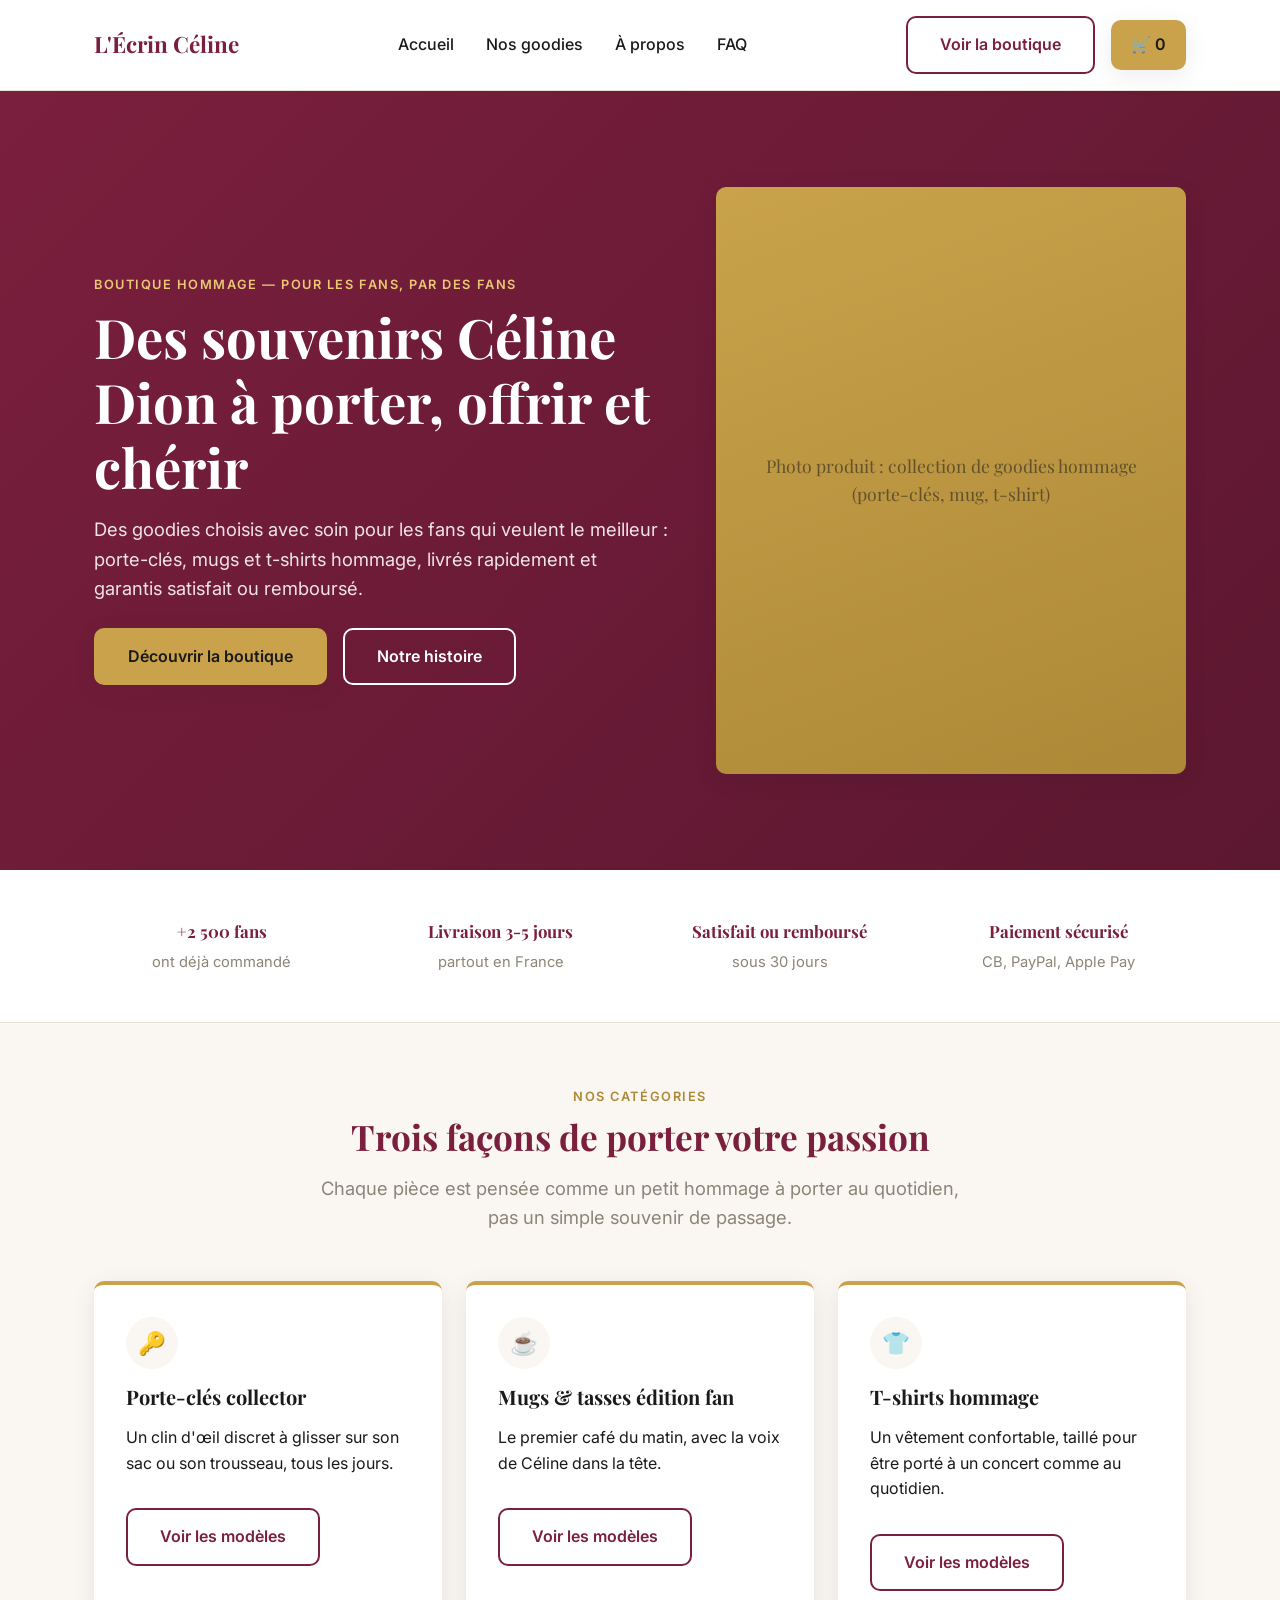
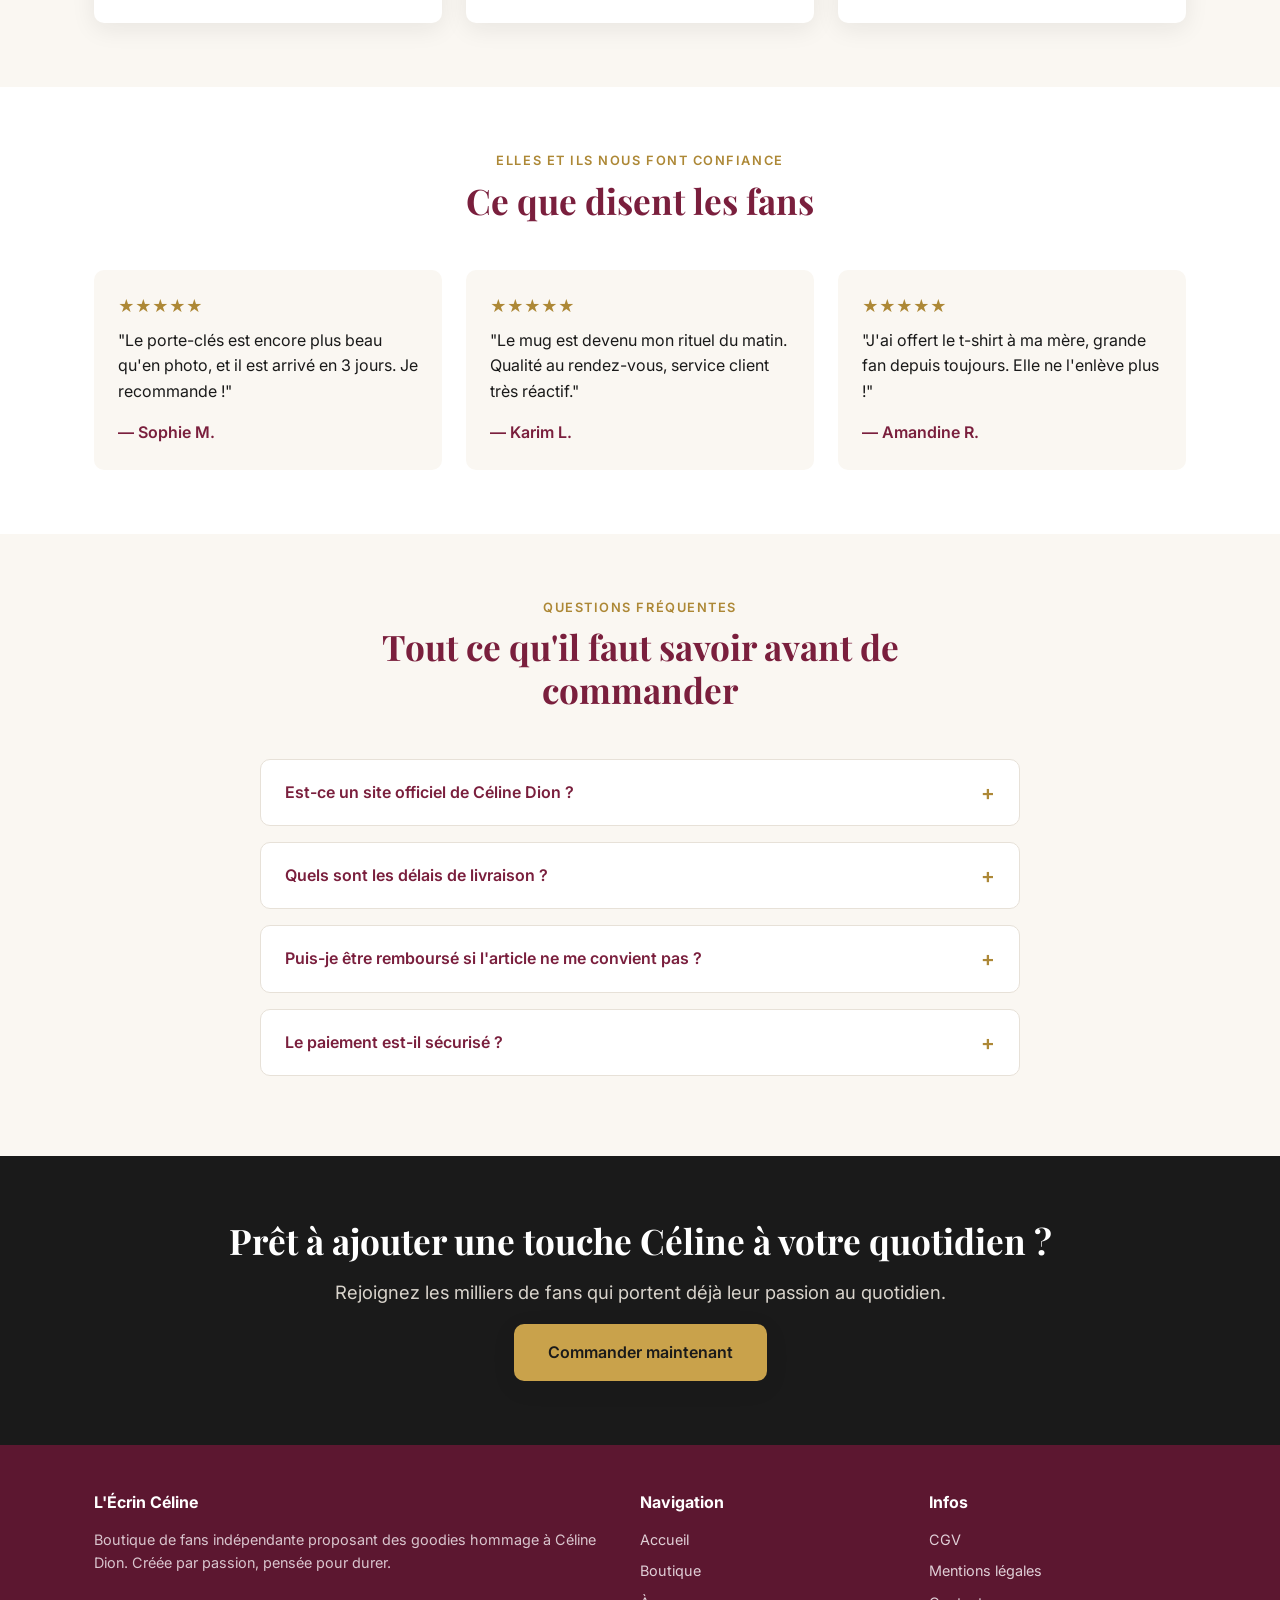
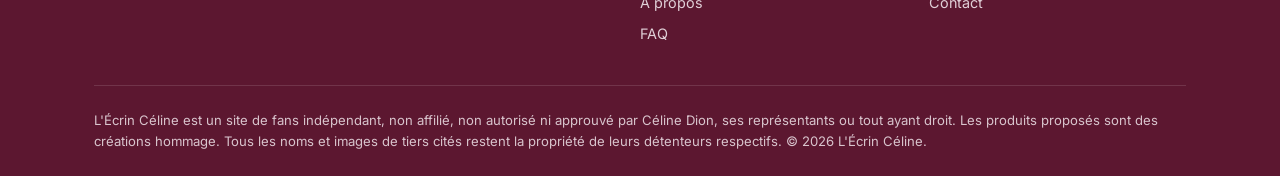
<file: index.html>
<!DOCTYPE html>
<html lang="fr">
<head>
<meta charset="UTF-8">
<meta name="viewport" content="width=device-width, initial-scale=1.0">
<title>Goodies Céline Dion – Boutique hommage pour fans | L'Écrin Céline</title>
<meta name="description" content="Porte-clés, mugs et t-shirts hommage à Céline Dion. Produits sélectionnés avec soin, livraison rapide, satisfait ou remboursé. Boutique de fans, non officielle.">
<link rel="preconnect" href="https://fonts.googleapis.com">
<link href="https://fonts.googleapis.com/css2?family=Playfair+Display:wght@700;800&family=Inter:wght@400;500;600;700&display=swap" rel="stylesheet">
<link rel="stylesheet" href="styles.css">
</head>
<body>

<header class="site-header">
  <nav class="nav">
    <a href="index.html" class="logo">L'Écrin Céline</a>
    <ul class="nav-links">
      <li><a href="index.html">Accueil</a></li>
      <li><a href="services.html">Nos goodies</a></li>
      <li><a href="about.html">À propos</a></li>
      <li><a href="index.html#faq">FAQ</a></li>
    </ul>
    <div class="nav-cta">
      <a href="services.html" class="btn btn-secondary">Voir la boutique</a>
      <a href="#" class="btn btn-primary snipcart-checkout" aria-label="Voir le panier" style="padding:10px 18px;">🛒 <span class="snipcart-items-count">0</span></a>
    </div>
    <button class="nav-toggle" aria-label="Menu">☰</button>
  </nav>
</header>

<!-- ============ HERO ============
     Objectif : capter l'attention en moins de 8 secondes et lever l'objection
     n°1 (authenticité / qualité) avant même que le visiteur ne descende. -->
<section class="hero">
  <div class="container">
    <div>
      <span class="eyebrow" style="color:#E8C874;">Boutique hommage — pour les fans, par des fans</span>
      <h1>Des souvenirs Céline Dion à porter, offrir et chérir</h1>
      <p class="lead">Des goodies choisis avec soin pour les fans qui veulent le meilleur : porte-clés, mugs et t-shirts hommage, livrés rapidement et garantis satisfait ou remboursé.</p>
      <div class="hero-actions">
        <a href="services.html" class="btn btn-primary">Découvrir la boutique</a>
        <a href="about.html" class="btn btn-outline-light">Notre histoire</a>
      </div>
    </div>
    <div class="hero-image">Photo produit : collection de goodies hommage (porte-clés, mug, t-shirt)</div>
  </div>
</section>

<!-- ============ CONFIANCE ============
     Objectif : rassurer immédiatement après le hero, avant de présenter l'offre,
     pour réduire le taux de rebond des visiteurs encore méfiants. -->
<div class="trust-bar">
  <div class="container trust-grid">
    <div class="trust-item"><strong>+2 500 fans</strong><span>ont déjà commandé</span></div>
    <div class="trust-item"><strong>Livraison 3-5 jours</strong><span>partout en France</span></div>
    <div class="trust-item"><strong>Satisfait ou remboursé</strong><span>sous 30 jours</span></div>
    <div class="trust-item"><strong>Paiement sécurisé</strong><span>CB, PayPal, Apple Pay</span></div>
  </div>
</div>

<!-- ============ SERVICES / PRODUITS ============
     Objectif : présenter concrètement ce que l'on vend, une fois la confiance établie. -->
<section id="produits">
  <div class="container">
    <div class="section-intro">
      <span class="eyebrow">Nos catégories</span>
      <h2>Trois façons de porter votre passion</h2>
      <p class="lead text-center">Chaque pièce est pensée comme un petit hommage à porter au quotidien, pas un simple souvenir de passage.</p>
    </div>
    <div class="services-grid">
      <div class="card">
        <div class="card-icon">🔑</div>
        <h3>Porte-clés collector</h3>
        <p>Un clin d'œil discret à glisser sur son sac ou son trousseau, tous les jours.</p>
        <a href="services.html#porte-cles" class="btn btn-secondary">Voir les modèles</a>
      </div>
      <div class="card">
        <div class="card-icon">☕</div>
        <h3>Mugs & tasses édition fan</h3>
        <p>Le premier café du matin, avec la voix de Céline dans la tête.</p>
        <a href="services.html#mugs" class="btn btn-secondary">Voir les modèles</a>
      </div>
      <div class="card">
        <div class="card-icon">👕</div>
        <h3>T-shirts hommage</h3>
        <p>Un vêtement confortable, taillé pour être porté à un concert comme au quotidien.</p>
        <a href="services.html#tshirts" class="btn btn-secondary">Voir les modèles</a>
      </div>
    </div>
  </div>
</section>

<!-- ============ PREUVE SOCIALE ============
     Objectif : faire dire par d'autres fans ce que la marque ne peut pas dire
     elle-même — juste avant que le visiteur envisage sérieusement d'acheter. -->
<section class="testimonials">
  <div class="container">
    <div class="section-intro">
      <span class="eyebrow">Elles et ils nous font confiance</span>
      <h2>Ce que disent les fans</h2>
    </div>
    <div class="testimonial-grid">
      <div class="testimonial">
        <div class="stars">★★★★★</div>
        <p>"Le porte-clés est encore plus beau qu'en photo, et il est arrivé en 3 jours. Je recommande !"</p>
        <cite>— Sophie M.</cite>
      </div>
      <div class="testimonial">
        <div class="stars">★★★★★</div>
        <p>"Le mug est devenu mon rituel du matin. Qualité au rendez-vous, service client très réactif."</p>
        <cite>— Karim L.</cite>
      </div>
      <div class="testimonial">
        <div class="stars">★★★★★</div>
        <p>"J'ai offert le t-shirt à ma mère, grande fan depuis toujours. Elle ne l'enlève plus !"</p>
        <cite>— Amandine R.</cite>
      </div>
    </div>
  </div>
</section>

<!-- ============ FAQ ============
     Objectif : désamorcer les dernières objections (délais, retours, authenticité)
     juste avant l'appel à l'action final, pour ne pas perdre le visiteur au dernier moment. -->
<section id="faq">
  <div class="container">
    <div class="section-intro">
      <span class="eyebrow">Questions fréquentes</span>
      <h2>Tout ce qu'il faut savoir avant de commander</h2>
    </div>
    <div class="faq-list">
      <details class="faq-item">
        <summary>Est-ce un site officiel de Céline Dion ?</summary>
        <p>Non. L'Écrin Céline est une boutique de fans indépendante, créée par passion. Nos produits sont des créations hommage et ne sont ni fabriqués ni approuvés par Céline Dion ou son entourage.</p>
      </details>
      <details class="faq-item">
        <summary>Quels sont les délais de livraison ?</summary>
        <p>Vos goodies sont expédiés sous 24 à 48h et livrés en 3 à 5 jours ouvrés en France métropolitaine.</p>
      </details>
      <details class="faq-item">
        <summary>Puis-je être remboursé si l'article ne me convient pas ?</summary>
        <p>Oui. Vous disposez de 30 jours après réception pour nous retourner l'article et être intégralement remboursé.</p>
      </details>
      <details class="faq-item">
        <summary>Le paiement est-il sécurisé ?</summary>
        <p>Oui, tous les paiements sont chiffrés et traités par des prestataires certifiés (carte bancaire, PayPal, Apple Pay).</p>
      </details>
    </div>
  </div>
</section>

<!-- ============ CTA FINAL ============
     Objectif : conclure sur un dernier appel clair, une fois toutes les objections
     levées — la dernière chose que voit un visiteur qui n'a pas encore cliqué. -->
<section class="cta-final">
  <div class="container">
    <h2>Prêt à ajouter une touche Céline à votre quotidien ?</h2>
    <p class="lead text-center">Rejoignez les milliers de fans qui portent déjà leur passion au quotidien.</p>
    <a href="services.html" class="btn btn-primary">Commander maintenant</a>
  </div>
</section>

<footer class="site-footer">
  <div class="container">
    <div class="footer-grid">
      <div>
        <h3>L'Écrin Céline</h3>
        <p style="opacity:.85;">Boutique de fans indépendante proposant des goodies hommage à Céline Dion. Créée par passion, pensée pour durer.</p>
      </div>
      <div>
        <h3>Navigation</h3>
        <ul>
          <li><a href="index.html">Accueil</a></li>
          <li><a href="services.html">Boutique</a></li>
          <li><a href="about.html">À propos</a></li>
          <li><a href="index.html#faq">FAQ</a></li>
        </ul>
      </div>
      <div>
        <h3>Infos</h3>
        <ul>
          <li><a href="cgv.html">CGV</a></li>
          <li><a href="mentions-legales.html">Mentions légales</a></li>
          <li><a href="contact.html">Contact</a></li>
        </ul>
      </div>
    </div>
    <div class="footer-disclaimer">
      L'Écrin Céline est un site de fans indépendant, non affilié, non autorisé ni approuvé par Céline Dion, ses représentants ou tout ayant droit. Les produits proposés sont des créations hommage. Tous les noms et images de tiers cités restent la propriété de leurs détenteurs respectifs. © 2026 L'Écrin Céline.
    </div>
  </div>
</footer>

<!--
  PANIER / PAIEMENT — Snipcart
  1) Crée un compte gratuit sur snipcart.com, active un mode de paiement (Stripe et/ou PayPal) dans son tableau de bord.
  2) Remplace VOTRE_CLE_API_PUBLIQUE_SNIPCART ci-dessous par ta clé publique (Account > API Keys).
  3) Passe la clé en mode "Live" quand tu es prêt à encaisser de vrais paiements (elle est en mode Test par défaut).
  Voir GO-LIVE.md à la racine du projet pour la checklist complète de mise en ligne.
-->
<link rel="preconnect" href="https://app.snipcart.com">
<link rel="preconnect" href="https://cdn.snipcart.com">
<link rel="stylesheet" href="https://cdn.snipcart.com/themes/v3.7.1/default/snipcart.css">
<div hidden id="snipcart" data-api-key="VOTRE_CLE_API_PUBLIQUE_SNIPCART" data-config-modal-style="side"></div>
<script src="https://cdn.snipcart.com/themes/v3.7.1/default/snipcart.js" defer type="text/javascript"></script>

</body>
</html>
</file>
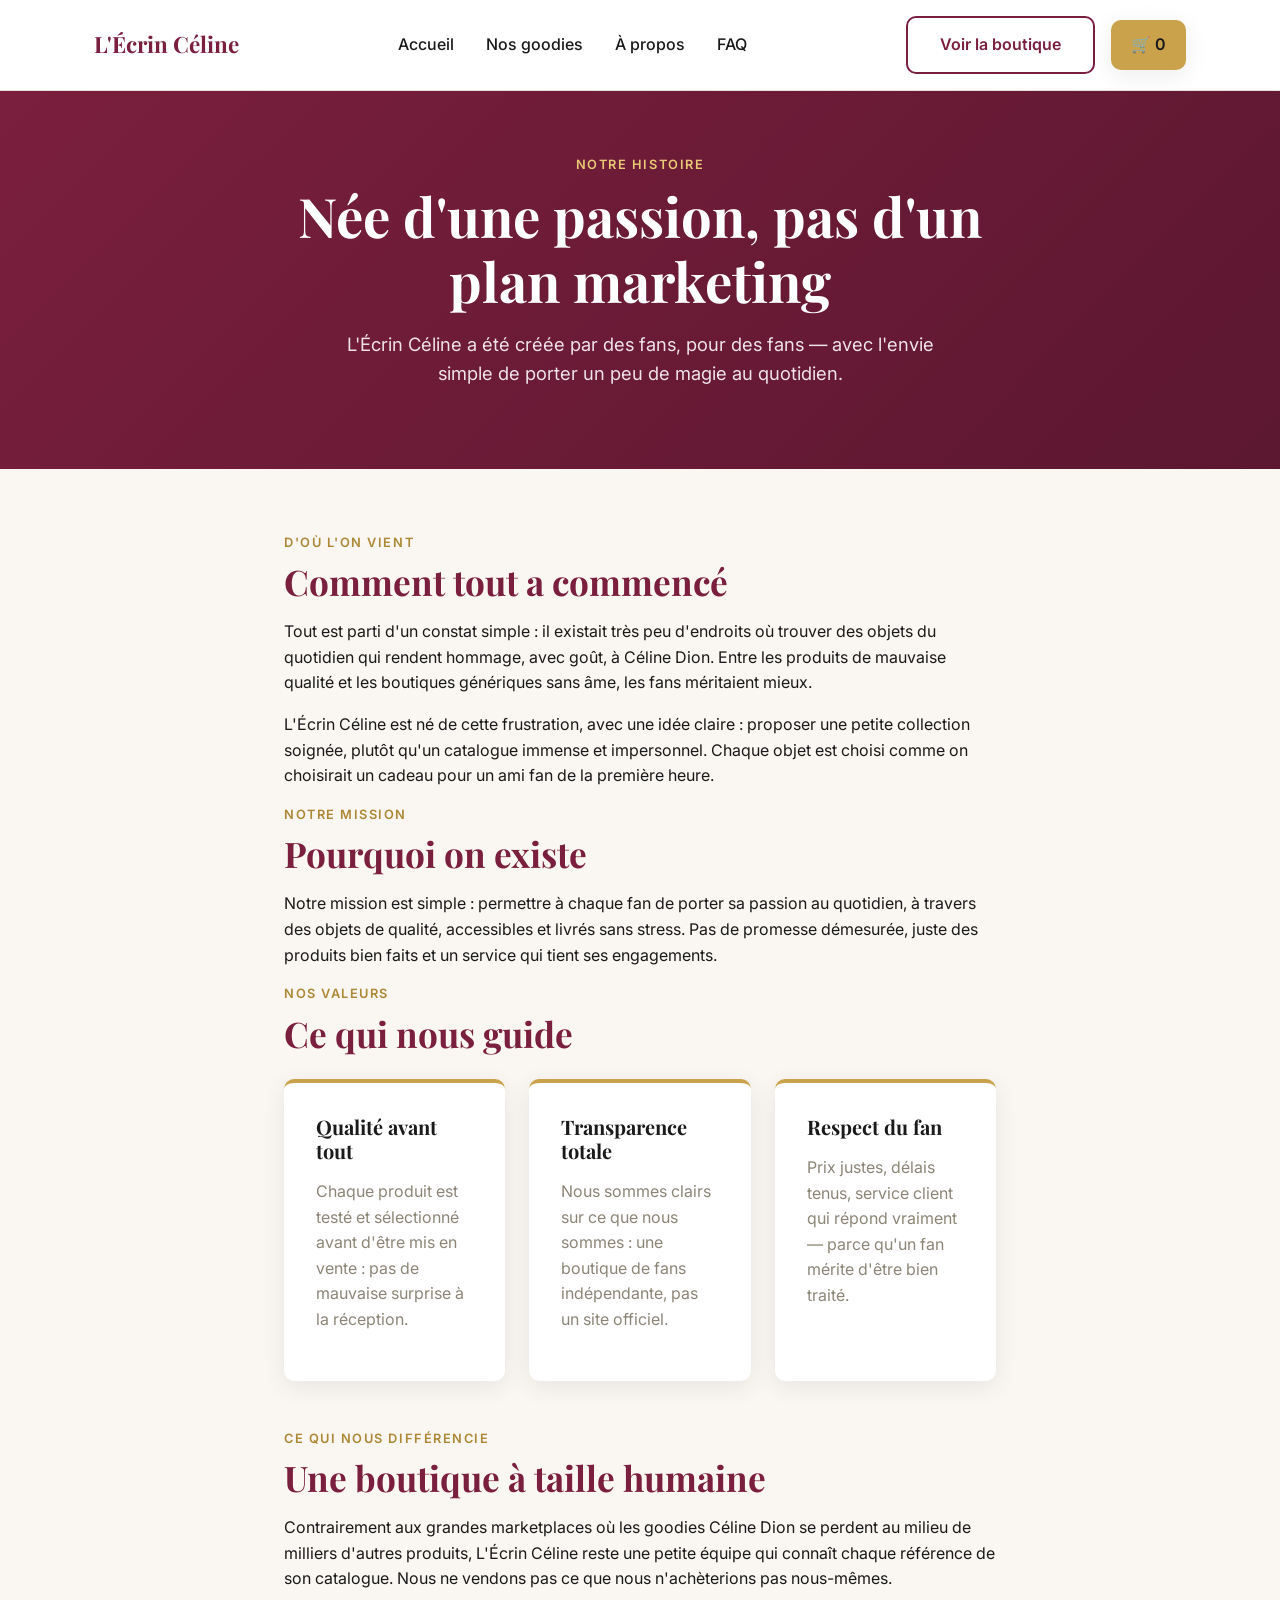
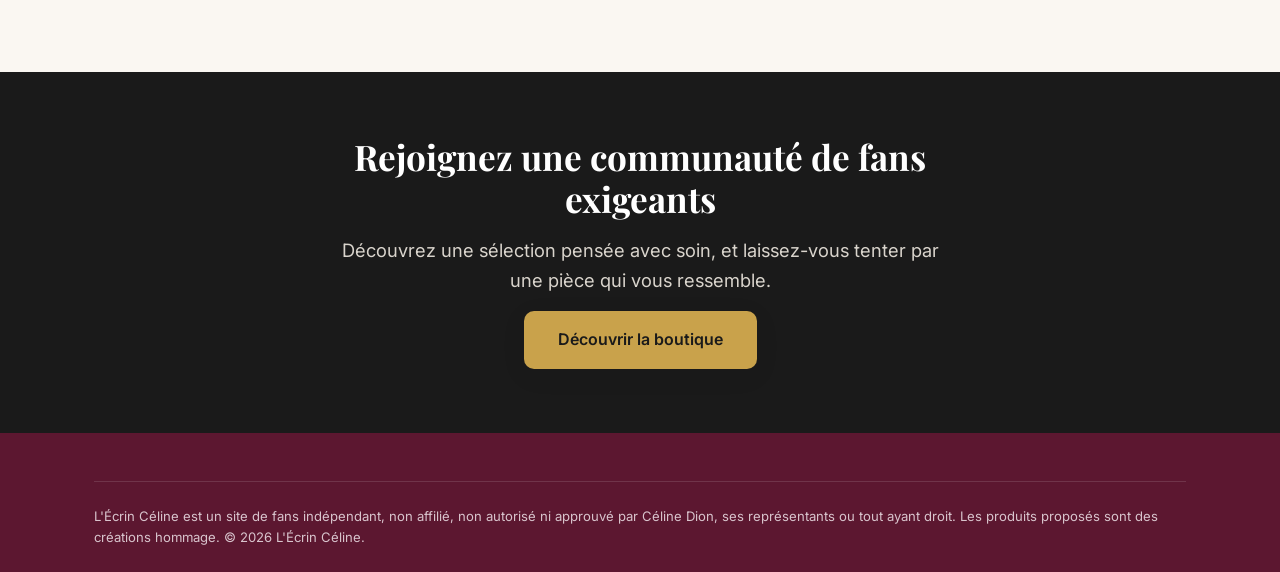
<file: about.html>
<!DOCTYPE html>
<html lang="fr">
<head>
<meta charset="UTF-8">
<meta name="viewport" content="width=device-width, initial-scale=1.0">
<title>Notre histoire : une boutique de fans pour Céline Dion</title>
<meta name="description" content="Découvrez pourquoi des fans ont créé L'Écrin Céline, notre mission, nos valeurs et ce qui nous rend différents des autres boutiques de goodies.">
<link rel="preconnect" href="https://fonts.googleapis.com">
<link href="https://fonts.googleapis.com/css2?family=Playfair+Display:wght@700;800&family=Inter:wght@400;500;600;700&display=swap" rel="stylesheet">
<link rel="stylesheet" href="styles.css">
</head>
<body>

<header class="site-header">
  <nav class="nav">
    <a href="index.html" class="logo">L'Écrin Céline</a>
    <ul class="nav-links">
      <li><a href="index.html">Accueil</a></li>
      <li><a href="services.html">Nos goodies</a></li>
      <li><a href="about.html">À propos</a></li>
      <li><a href="index.html#faq">FAQ</a></li>
    </ul>
    <div class="nav-cta">
      <a href="services.html" class="btn btn-secondary">Voir la boutique</a>
      <a href="#" class="btn btn-primary snipcart-checkout" aria-label="Voir le panier" style="padding:10px 18px;">🛒 <span class="snipcart-items-count">0</span></a>
    </div>
    <button class="nav-toggle" aria-label="Menu">☰</button>
  </nav>
</header>

<section class="hero" style="padding: var(--space-6) 0;">
  <div class="container" style="grid-template-columns: 1fr;">
    <div class="text-center" style="margin:0 auto; max-width: 720px;">
      <span class="eyebrow" style="color:#E8C874;">Notre histoire</span>
      <h1>Née d'une passion, pas d'un plan marketing</h1>
      <p class="lead text-center">L'Écrin Céline a été créée par des fans, pour des fans — avec l'envie simple de porter un peu de magie au quotidien.</p>
    </div>
  </div>
</section>

<section>
  <div class="container" style="max-width: 760px;">
    <span class="eyebrow">D'où l'on vient</span>
    <h2 style="text-align:left;">Comment tout a commencé</h2>
    <p>Tout est parti d'un constat simple : il existait très peu d'endroits où trouver des objets du quotidien qui rendent hommage, avec goût, à Céline Dion. Entre les produits de mauvaise qualité et les boutiques génériques sans âme, les fans méritaient mieux.</p>
    <p>L'Écrin Céline est né de cette frustration, avec une idée claire : proposer une petite collection soignée, plutôt qu'un catalogue immense et impersonnel. Chaque objet est choisi comme on choisirait un cadeau pour un ami fan de la première heure.</p>

    <span class="eyebrow">Notre mission</span>
    <h2 style="text-align:left;">Pourquoi on existe</h2>
    <p>Notre mission est simple : permettre à chaque fan de porter sa passion au quotidien, à travers des objets de qualité, accessibles et livrés sans stress. Pas de promesse démesurée, juste des produits bien faits et un service qui tient ses engagements.</p>

    <span class="eyebrow">Nos valeurs</span>
    <h2 style="text-align:left;">Ce qui nous guide</h2>
    <div class="services-grid" style="grid-template-columns: repeat(3,1fr); margin-top: var(--space-3);">
      <div class="card">
        <h3>Qualité avant tout</h3>
        <p style="color:var(--color-taupe);">Chaque produit est testé et sélectionné avant d'être mis en vente : pas de mauvaise surprise à la réception.</p>
      </div>
      <div class="card">
        <h3>Transparence totale</h3>
        <p style="color:var(--color-taupe);">Nous sommes clairs sur ce que nous sommes : une boutique de fans indépendante, pas un site officiel.</p>
      </div>
      <div class="card">
        <h3>Respect du fan</h3>
        <p style="color:var(--color-taupe);">Prix justes, délais tenus, service client qui répond vraiment — parce qu'un fan mérite d'être bien traité.</p>
      </div>
    </div>

    <span class="eyebrow" style="margin-top: var(--space-5); display:block;">Ce qui nous différencie</span>
    <h2 style="text-align:left;">Une boutique à taille humaine</h2>
    <p>Contrairement aux grandes marketplaces où les goodies Céline Dion se perdent au milieu de milliers d'autres produits, L'Écrin Céline reste une petite équipe qui connaît chaque référence de son catalogue. Nous ne vendons pas ce que nous n'achèterions pas nous-mêmes.</p>
  </div>
</section>

<section class="cta-final">
  <div class="container" style="max-width:680px;">
    <h2>Rejoignez une communauté de fans exigeants</h2>
    <p class="lead text-center">Découvrez une sélection pensée avec soin, et laissez-vous tenter par une pièce qui vous ressemble.</p>
    <a href="services.html" class="btn btn-primary">Découvrir la boutique</a>
  </div>
</section>

<footer class="site-footer">
  <div class="container">
    <div class="footer-disclaimer">
      L'Écrin Céline est un site de fans indépendant, non affilié, non autorisé ni approuvé par Céline Dion, ses représentants ou tout ayant droit. Les produits proposés sont des créations hommage. © 2026 L'Écrin Céline.
    </div>
  </div>
</footer>

<!-- Panier Snipcart : voir GO-LIVE.md pour la configuration (clé API à remplacer). -->
<link rel="preconnect" href="https://app.snipcart.com">
<link rel="preconnect" href="https://cdn.snipcart.com">
<link rel="stylesheet" href="https://cdn.snipcart.com/themes/v3.7.1/default/snipcart.css">
<div hidden id="snipcart" data-api-key="VOTRE_CLE_API_PUBLIQUE_SNIPCART" data-config-modal-style="side"></div>
<script src="https://cdn.snipcart.com/themes/v3.7.1/default/snipcart.js" defer type="text/javascript"></script>

</body>
</html>
</file>
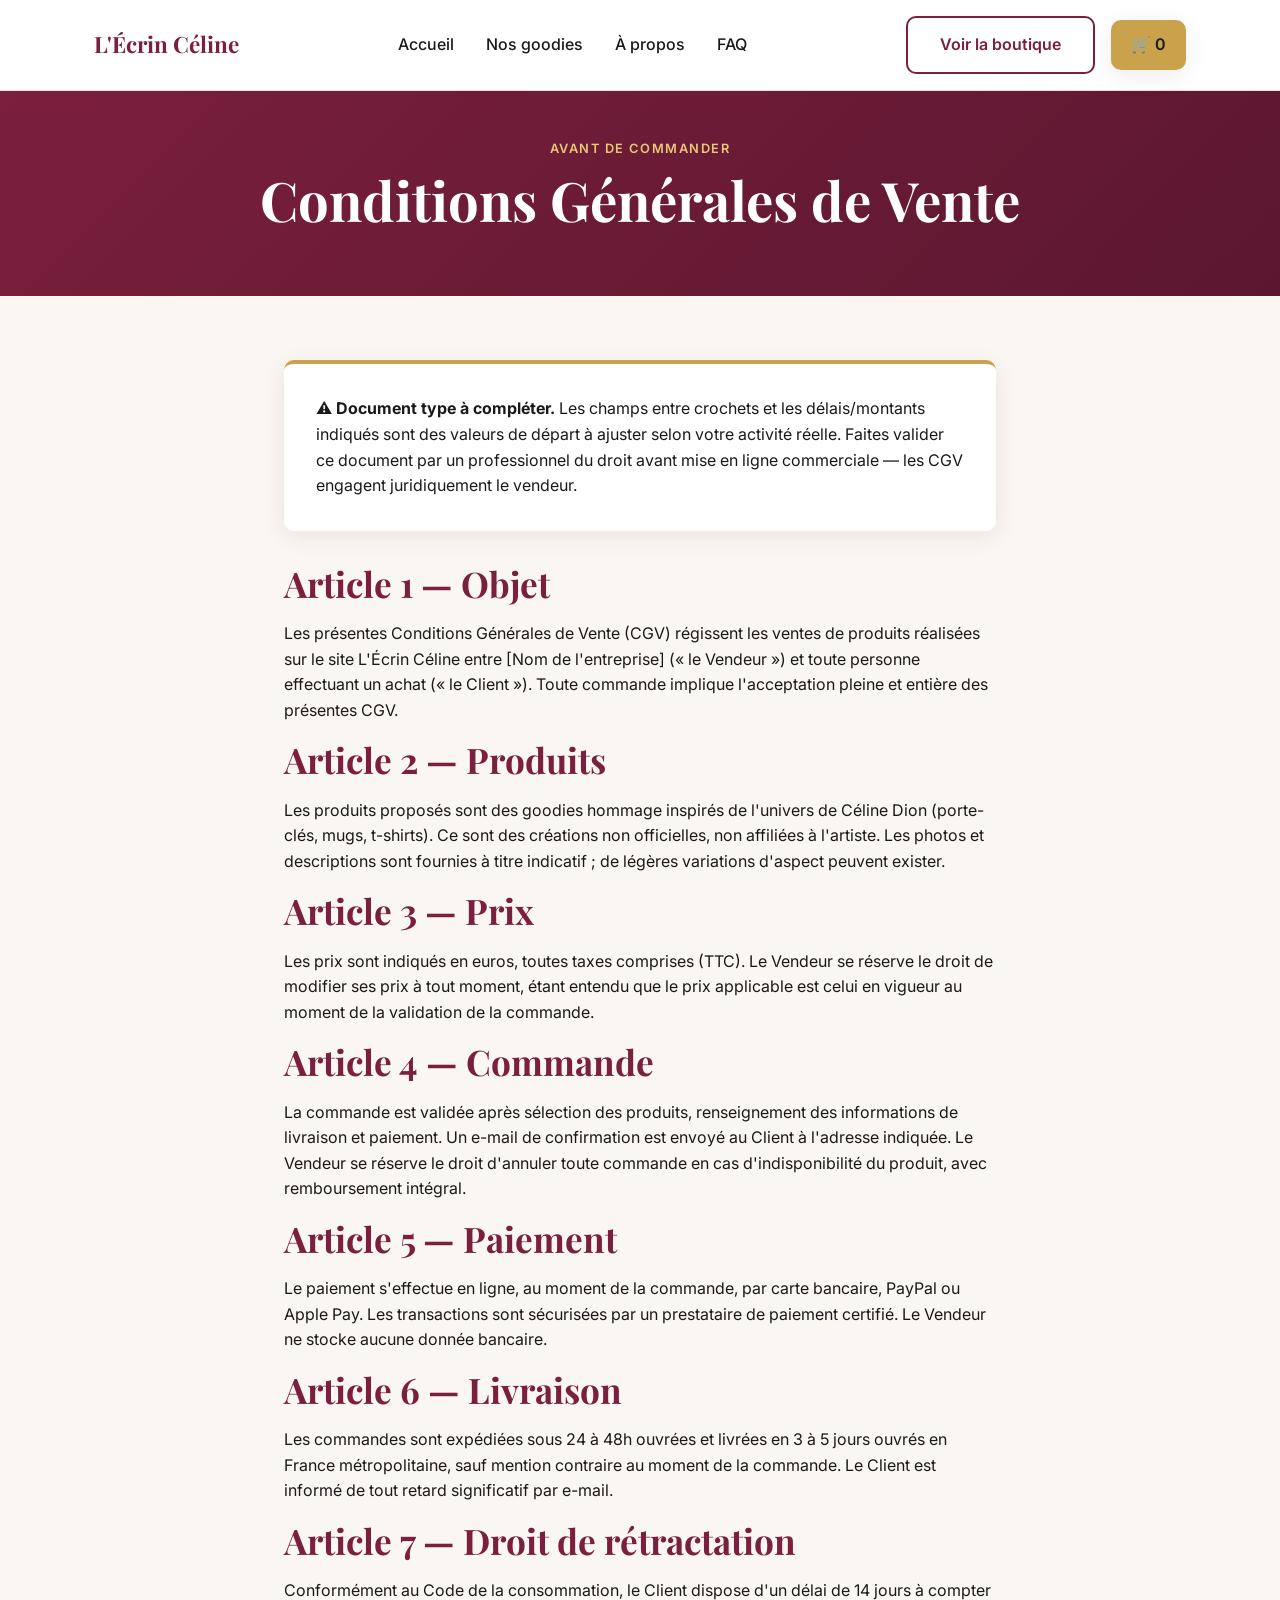
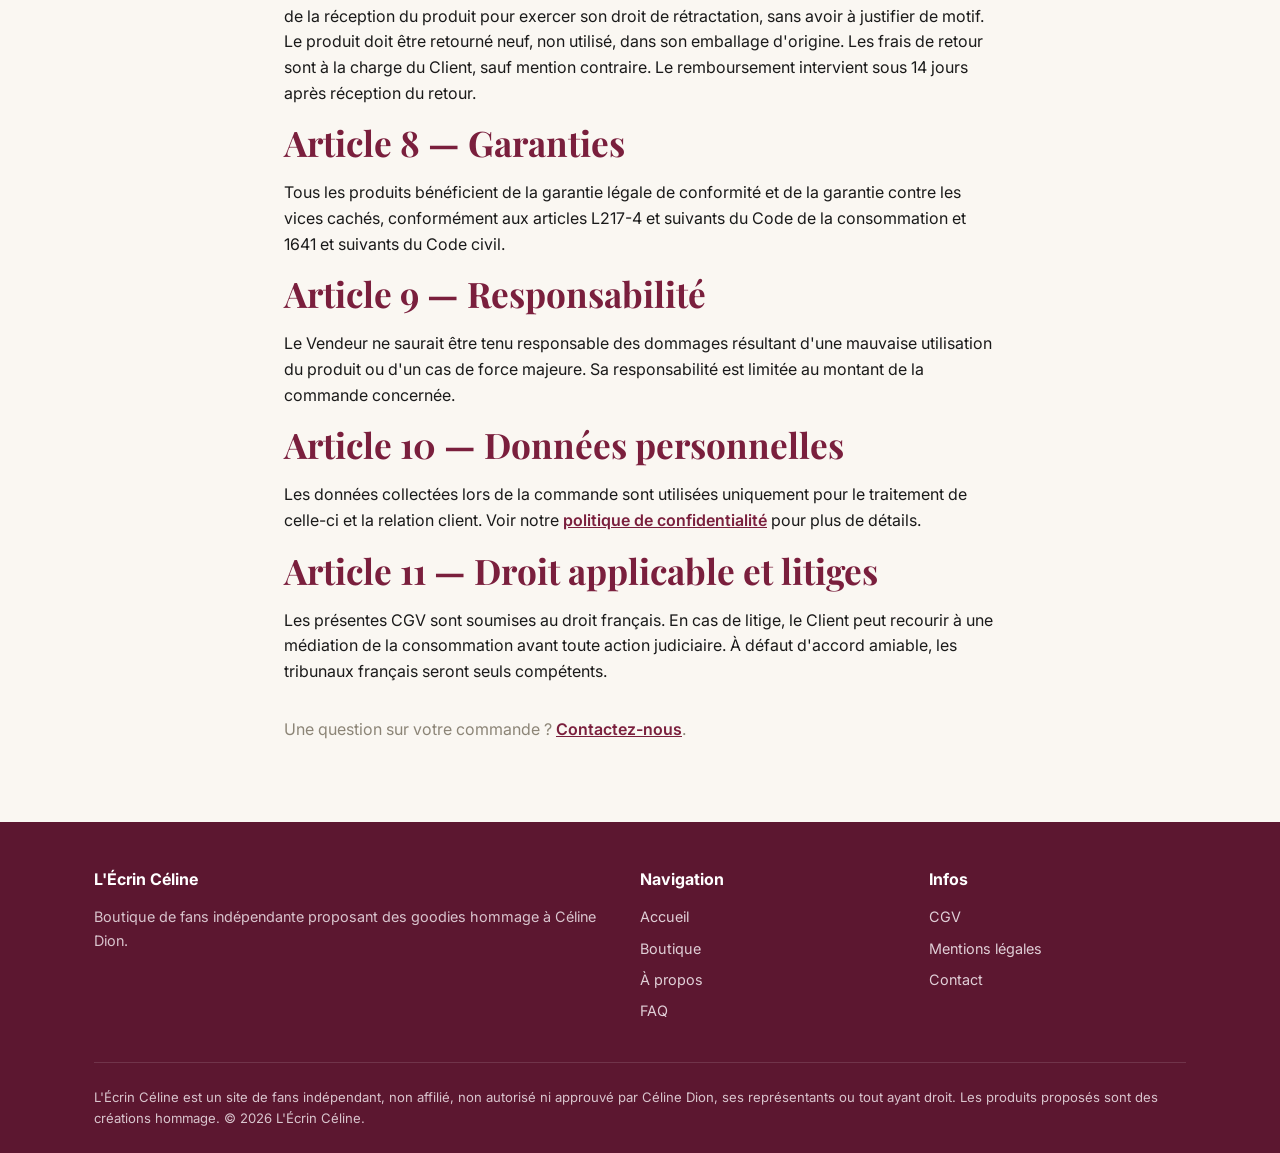
<file: cgv.html>
<!DOCTYPE html>
<html lang="fr">
<head>
<meta charset="UTF-8">
<meta name="viewport" content="width=device-width, initial-scale=1.0">
<title>Conditions Générales de Vente | L'Écrin Céline</title>
<meta name="description" content="Conditions Générales de Vente de L'Écrin Céline : commande, prix, paiement, livraison, rétractation et garanties.">
<link rel="preconnect" href="https://fonts.googleapis.com">
<link href="https://fonts.googleapis.com/css2?family=Playfair+Display:wght@700;800&family=Inter:wght@400;500;600;700&display=swap" rel="stylesheet">
<link rel="stylesheet" href="styles.css">
</head>
<body>

<header class="site-header">
  <nav class="nav">
    <a href="index.html" class="logo">L'Écrin Céline</a>
    <ul class="nav-links">
      <li><a href="index.html">Accueil</a></li>
      <li><a href="services.html">Nos goodies</a></li>
      <li><a href="about.html">À propos</a></li>
      <li><a href="index.html#faq">FAQ</a></li>
    </ul>
    <div class="nav-cta">
      <a href="services.html" class="btn btn-secondary">Voir la boutique</a>
      <a href="#" class="btn btn-primary snipcart-checkout" aria-label="Voir le panier" style="padding:10px 18px;">🛒 <span class="snipcart-items-count">0</span></a>
    </div>
    <button class="nav-toggle" aria-label="Menu">☰</button>
  </nav>
</header>

<section class="hero" style="padding: var(--space-5) 0;">
  <div class="container" style="grid-template-columns: 1fr;">
    <div class="text-center" style="margin:0 auto;">
      <span class="eyebrow" style="color:#E8C874;">Avant de commander</span>
      <h1>Conditions Générales de Vente</h1>
    </div>
  </div>
</section>

<section>
  <div class="container" style="max-width: 760px;">

    <div class="card" style="border-top-color:#C9A24B; margin-bottom: var(--space-4);">
      <p style="margin:0;"><strong>⚠️ Document type à compléter.</strong> Les champs entre crochets et les délais/montants indiqués sont des valeurs de départ à ajuster selon votre activité réelle. Faites valider ce document par un professionnel du droit avant mise en ligne commerciale — les CGV engagent juridiquement le vendeur.</p>
    </div>

    <h2 style="text-align:left;">Article 1 — Objet</h2>
    <p>Les présentes Conditions Générales de Vente (CGV) régissent les ventes de produits réalisées sur le site L'Écrin Céline entre [Nom de l'entreprise] (« le Vendeur ») et toute personne effectuant un achat (« le Client »). Toute commande implique l'acceptation pleine et entière des présentes CGV.</p>

    <h2 style="text-align:left;">Article 2 — Produits</h2>
    <p>Les produits proposés sont des goodies hommage inspirés de l'univers de Céline Dion (porte-clés, mugs, t-shirts). Ce sont des créations non officielles, non affiliées à l'artiste. Les photos et descriptions sont fournies à titre indicatif ; de légères variations d'aspect peuvent exister.</p>

    <h2 style="text-align:left;">Article 3 — Prix</h2>
    <p>Les prix sont indiqués en euros, toutes taxes comprises (TTC). Le Vendeur se réserve le droit de modifier ses prix à tout moment, étant entendu que le prix applicable est celui en vigueur au moment de la validation de la commande.</p>

    <h2 style="text-align:left;">Article 4 — Commande</h2>
    <p>La commande est validée après sélection des produits, renseignement des informations de livraison et paiement. Un e-mail de confirmation est envoyé au Client à l'adresse indiquée. Le Vendeur se réserve le droit d'annuler toute commande en cas d'indisponibilité du produit, avec remboursement intégral.</p>

    <h2 style="text-align:left;">Article 5 — Paiement</h2>
    <p>Le paiement s'effectue en ligne, au moment de la commande, par carte bancaire, PayPal ou Apple Pay. Les transactions sont sécurisées par un prestataire de paiement certifié. Le Vendeur ne stocke aucune donnée bancaire.</p>

    <h2 style="text-align:left;">Article 6 — Livraison</h2>
    <p>Les commandes sont expédiées sous 24 à 48h ouvrées et livrées en 3 à 5 jours ouvrés en France métropolitaine, sauf mention contraire au moment de la commande. Le Client est informé de tout retard significatif par e-mail.</p>

    <h2 style="text-align:left;">Article 7 — Droit de rétractation</h2>
    <p>Conformément au Code de la consommation, le Client dispose d'un délai de 14 jours à compter de la réception du produit pour exercer son droit de rétractation, sans avoir à justifier de motif. Le produit doit être retourné neuf, non utilisé, dans son emballage d'origine. Les frais de retour sont à la charge du Client, sauf mention contraire. Le remboursement intervient sous 14 jours après réception du retour.</p>

    <h2 style="text-align:left;">Article 8 — Garanties</h2>
    <p>Tous les produits bénéficient de la garantie légale de conformité et de la garantie contre les vices cachés, conformément aux articles L217-4 et suivants du Code de la consommation et 1641 et suivants du Code civil.</p>

    <h2 style="text-align:left;">Article 9 — Responsabilité</h2>
    <p>Le Vendeur ne saurait être tenu responsable des dommages résultant d'une mauvaise utilisation du produit ou d'un cas de force majeure. Sa responsabilité est limitée au montant de la commande concernée.</p>

    <h2 style="text-align:left;">Article 10 — Données personnelles</h2>
    <p>Les données collectées lors de la commande sont utilisées uniquement pour le traitement de celle-ci et la relation client. Voir notre <a href="mentions-legales.html" style="color:var(--color-bordeaux); font-weight:600;">politique de confidentialité</a> pour plus de détails.</p>

    <h2 style="text-align:left;">Article 11 — Droit applicable et litiges</h2>
    <p>Les présentes CGV sont soumises au droit français. En cas de litige, le Client peut recourir à une médiation de la consommation avant toute action judiciaire. À défaut d'accord amiable, les tribunaux français seront seuls compétents.</p>

    <p style="margin-top: var(--space-4); color: var(--color-taupe);">Une question sur votre commande ? <a href="contact.html" style="color:var(--color-bordeaux); font-weight:600;">Contactez-nous</a>.</p>
  </div>
</section>

<footer class="site-footer">
  <div class="container">
    <div class="footer-grid">
      <div>
        <h3>L'Écrin Céline</h3>
        <p style="opacity:.85;">Boutique de fans indépendante proposant des goodies hommage à Céline Dion.</p>
      </div>
      <div>
        <h3>Navigation</h3>
        <ul>
          <li><a href="index.html">Accueil</a></li>
          <li><a href="services.html">Boutique</a></li>
          <li><a href="about.html">À propos</a></li>
          <li><a href="index.html#faq">FAQ</a></li>
        </ul>
      </div>
      <div>
        <h3>Infos</h3>
        <ul>
          <li><a href="cgv.html">CGV</a></li>
          <li><a href="mentions-legales.html">Mentions légales</a></li>
          <li><a href="contact.html">Contact</a></li>
        </ul>
      </div>
    </div>
    <div class="footer-disclaimer">
      L'Écrin Céline est un site de fans indépendant, non affilié, non autorisé ni approuvé par Céline Dion, ses représentants ou tout ayant droit. Les produits proposés sont des créations hommage. © 2026 L'Écrin Céline.
    </div>
  </div>
</footer>

<!-- Panier Snipcart : voir GO-LIVE.md pour la configuration (clé API à remplacer). -->
<link rel="preconnect" href="https://app.snipcart.com">
<link rel="preconnect" href="https://cdn.snipcart.com">
<link rel="stylesheet" href="https://cdn.snipcart.com/themes/v3.7.1/default/snipcart.css">
<div hidden id="snipcart" data-api-key="VOTRE_CLE_API_PUBLIQUE_SNIPCART" data-config-modal-style="side"></div>
<script src="https://cdn.snipcart.com/themes/v3.7.1/default/snipcart.js" defer type="text/javascript"></script>

</body>
</html>
</file>
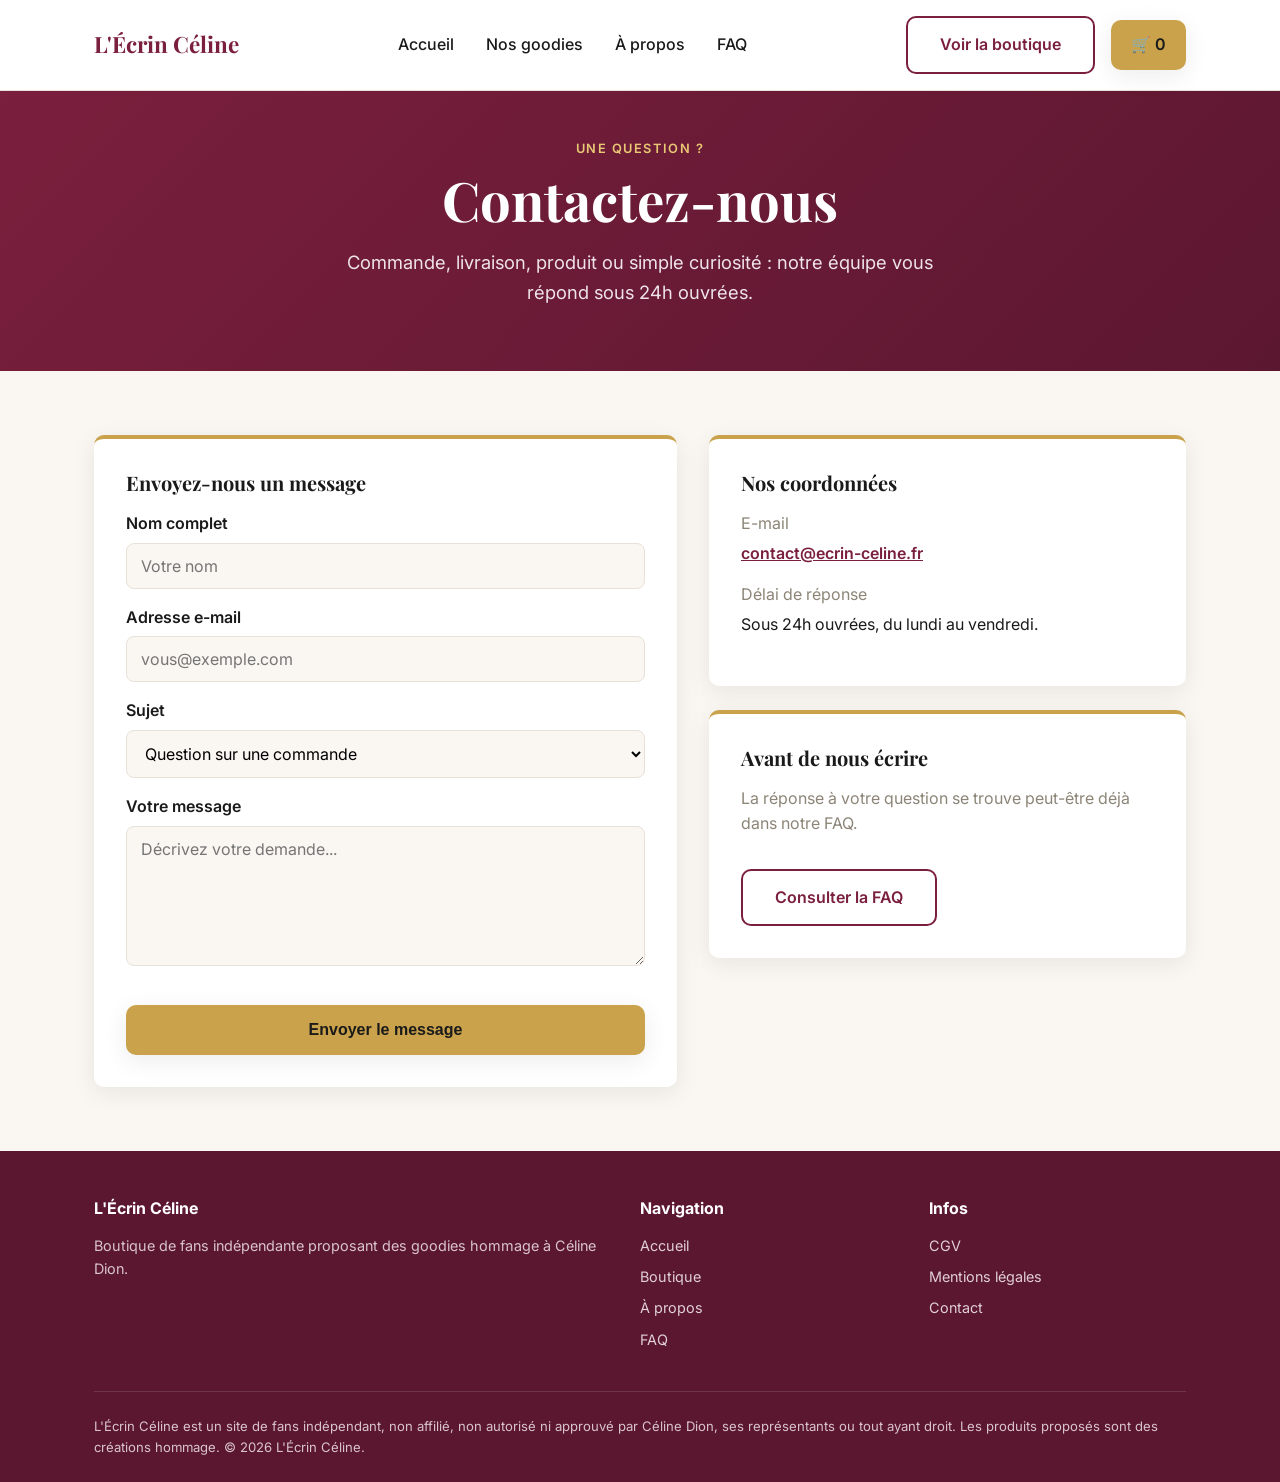
<file: contact.html>
<!DOCTYPE html>
<html lang="fr">
<head>
<meta charset="UTF-8">
<meta name="viewport" content="width=device-width, initial-scale=1.0">
<title>Contact | L'Écrin Céline</title>
<meta name="description" content="Une question sur une commande, un produit ou une livraison ? Contactez L'Écrin Céline, nous répondons sous 24h.">
<link rel="preconnect" href="https://fonts.googleapis.com">
<link href="https://fonts.googleapis.com/css2?family=Playfair+Display:wght@700;800&family=Inter:wght@400;500;600;700&display=swap" rel="stylesheet">
<link rel="stylesheet" href="styles.css">
<style>
  .contact-layout { display:grid; grid-template-columns: 1.1fr 0.9fr; gap: var(--space-4); align-items:start; }
  @media (max-width: 860px) { .contact-layout { grid-template-columns: 1fr; } }
  .form-group { margin-bottom: var(--space-2); }
  .form-group label { display:block; font-weight:600; margin-bottom:6px; color: var(--color-noir); }
  .form-group input, .form-group select, .form-group textarea {
    width:100%; padding:12px 14px; border-radius:8px; border:1px solid var(--color-taupe-clair);
    font-family: var(--font-corps); font-size:1rem; background: var(--color-blanc-casse);
  }
  .form-group textarea { min-height:140px; resize:vertical; }
  .form-group input:focus, .form-group select:focus, .form-group textarea:focus {
    outline: 2px solid var(--color-or); outline-offset: 1px;
  }
</style>
</head>
<body>

<header class="site-header">
  <nav class="nav">
    <a href="index.html" class="logo">L'Écrin Céline</a>
    <ul class="nav-links">
      <li><a href="index.html">Accueil</a></li>
      <li><a href="services.html">Nos goodies</a></li>
      <li><a href="about.html">À propos</a></li>
      <li><a href="index.html#faq">FAQ</a></li>
    </ul>
    <div class="nav-cta">
      <a href="services.html" class="btn btn-secondary">Voir la boutique</a>
      <a href="#" class="btn btn-primary snipcart-checkout" aria-label="Voir le panier" style="padding:10px 18px;">🛒 <span class="snipcart-items-count">0</span></a>
    </div>
    <button class="nav-toggle" aria-label="Menu">☰</button>
  </nav>
</header>

<section class="hero" style="padding: var(--space-5) 0;">
  <div class="container" style="grid-template-columns: 1fr;">
    <div class="text-center" style="margin:0 auto;">
      <span class="eyebrow" style="color:#E8C874;">Une question ?</span>
      <h1>Contactez-nous</h1>
      <p class="lead text-center">Commande, livraison, produit ou simple curiosité : notre équipe vous répond sous 24h ouvrées.</p>
    </div>
  </div>
</section>

<section>
  <div class="container contact-layout">

    <!--
      Formulaire fonctionnel via FormSubmit.co (aucun compte requis) :
      1) Remplace l'e-mail dans l'action ci-dessous par ta vraie adresse.
      2) Le premier envoi déclenche un e-mail de confirmation FormSubmit à ouvrir
         une seule fois pour activer la réception — sans ça les messages suivants
         ne t'arriveront pas.
      Alternative : brancher ce formulaire sur Formspree, ou le formulaire de
      contact natif si tu migres vers Shopify.
    -->
    <form class="card" style="border-top-color:#C9A24B;" action="https://formsubmit.co/contact@ecrin-celine.fr" method="POST">
      <input type="hidden" name="_subject" value="Nouveau message — L'Écrin Céline">
      <input type="hidden" name="_template" value="table">
      <input type="hidden" name="_captcha" value="false">
      <h3 style="margin-bottom: var(--space-2);">Envoyez-nous un message</h3>

      <div class="form-group">
        <label for="nom">Nom complet</label>
        <input type="text" id="nom" name="nom" placeholder="Votre nom" required>
      </div>

      <div class="form-group">
        <label for="email">Adresse e-mail</label>
        <input type="email" id="email" name="email" placeholder="vous@exemple.com" required>
      </div>

      <div class="form-group">
        <label for="sujet">Sujet</label>
        <select id="sujet" name="sujet">
          <option>Question sur une commande</option>
          <option>Question sur un produit</option>
          <option>Livraison & retours</option>
          <option>Autre demande</option>
        </select>
      </div>

      <div class="form-group">
        <label for="message">Votre message</label>
        <textarea id="message" name="message" placeholder="Décrivez votre demande..." required></textarea>
      </div>

      <button type="submit" class="btn btn-primary" style="width:100%;">Envoyer le message</button>
    </form>

    <div>
      <div class="card" style="margin-bottom: var(--space-3);">
        <h3>Nos coordonnées</h3>
        <p style="color:var(--color-taupe); margin-bottom:4px;">E-mail</p>
        <p><a href="mailto:contact@ecrin-celine.fr" style="color:var(--color-bordeaux); font-weight:600;">contact@ecrin-celine.fr</a></p>
        <p style="color:var(--color-taupe); margin-bottom:4px;">Délai de réponse</p>
        <p>Sous 24h ouvrées, du lundi au vendredi.</p>
      </div>
      <div class="card">
        <h3>Avant de nous écrire</h3>
        <p style="color:var(--color-taupe);">La réponse à votre question se trouve peut-être déjà dans notre FAQ.</p>
        <a href="index.html#faq" class="btn btn-secondary">Consulter la FAQ</a>
      </div>
    </div>
  </div>
</section>

<footer class="site-footer">
  <div class="container">
    <div class="footer-grid">
      <div>
        <h3>L'Écrin Céline</h3>
        <p style="opacity:.85;">Boutique de fans indépendante proposant des goodies hommage à Céline Dion.</p>
      </div>
      <div>
        <h3>Navigation</h3>
        <ul>
          <li><a href="index.html">Accueil</a></li>
          <li><a href="services.html">Boutique</a></li>
          <li><a href="about.html">À propos</a></li>
          <li><a href="index.html#faq">FAQ</a></li>
        </ul>
      </div>
      <div>
        <h3>Infos</h3>
        <ul>
          <li><a href="cgv.html">CGV</a></li>
          <li><a href="mentions-legales.html">Mentions légales</a></li>
          <li><a href="contact.html">Contact</a></li>
        </ul>
      </div>
    </div>
    <div class="footer-disclaimer">
      L'Écrin Céline est un site de fans indépendant, non affilié, non autorisé ni approuvé par Céline Dion, ses représentants ou tout ayant droit. Les produits proposés sont des créations hommage. © 2026 L'Écrin Céline.
    </div>
  </div>
</footer>

<!-- Panier Snipcart : voir GO-LIVE.md pour la configuration (clé API à remplacer). -->
<link rel="preconnect" href="https://app.snipcart.com">
<link rel="preconnect" href="https://cdn.snipcart.com">
<link rel="stylesheet" href="https://cdn.snipcart.com/themes/v3.7.1/default/snipcart.css">
<div hidden id="snipcart" data-api-key="VOTRE_CLE_API_PUBLIQUE_SNIPCART" data-config-modal-style="side"></div>
<script src="https://cdn.snipcart.com/themes/v3.7.1/default/snipcart.js" defer type="text/javascript"></script>

</body>
</html>
</file>
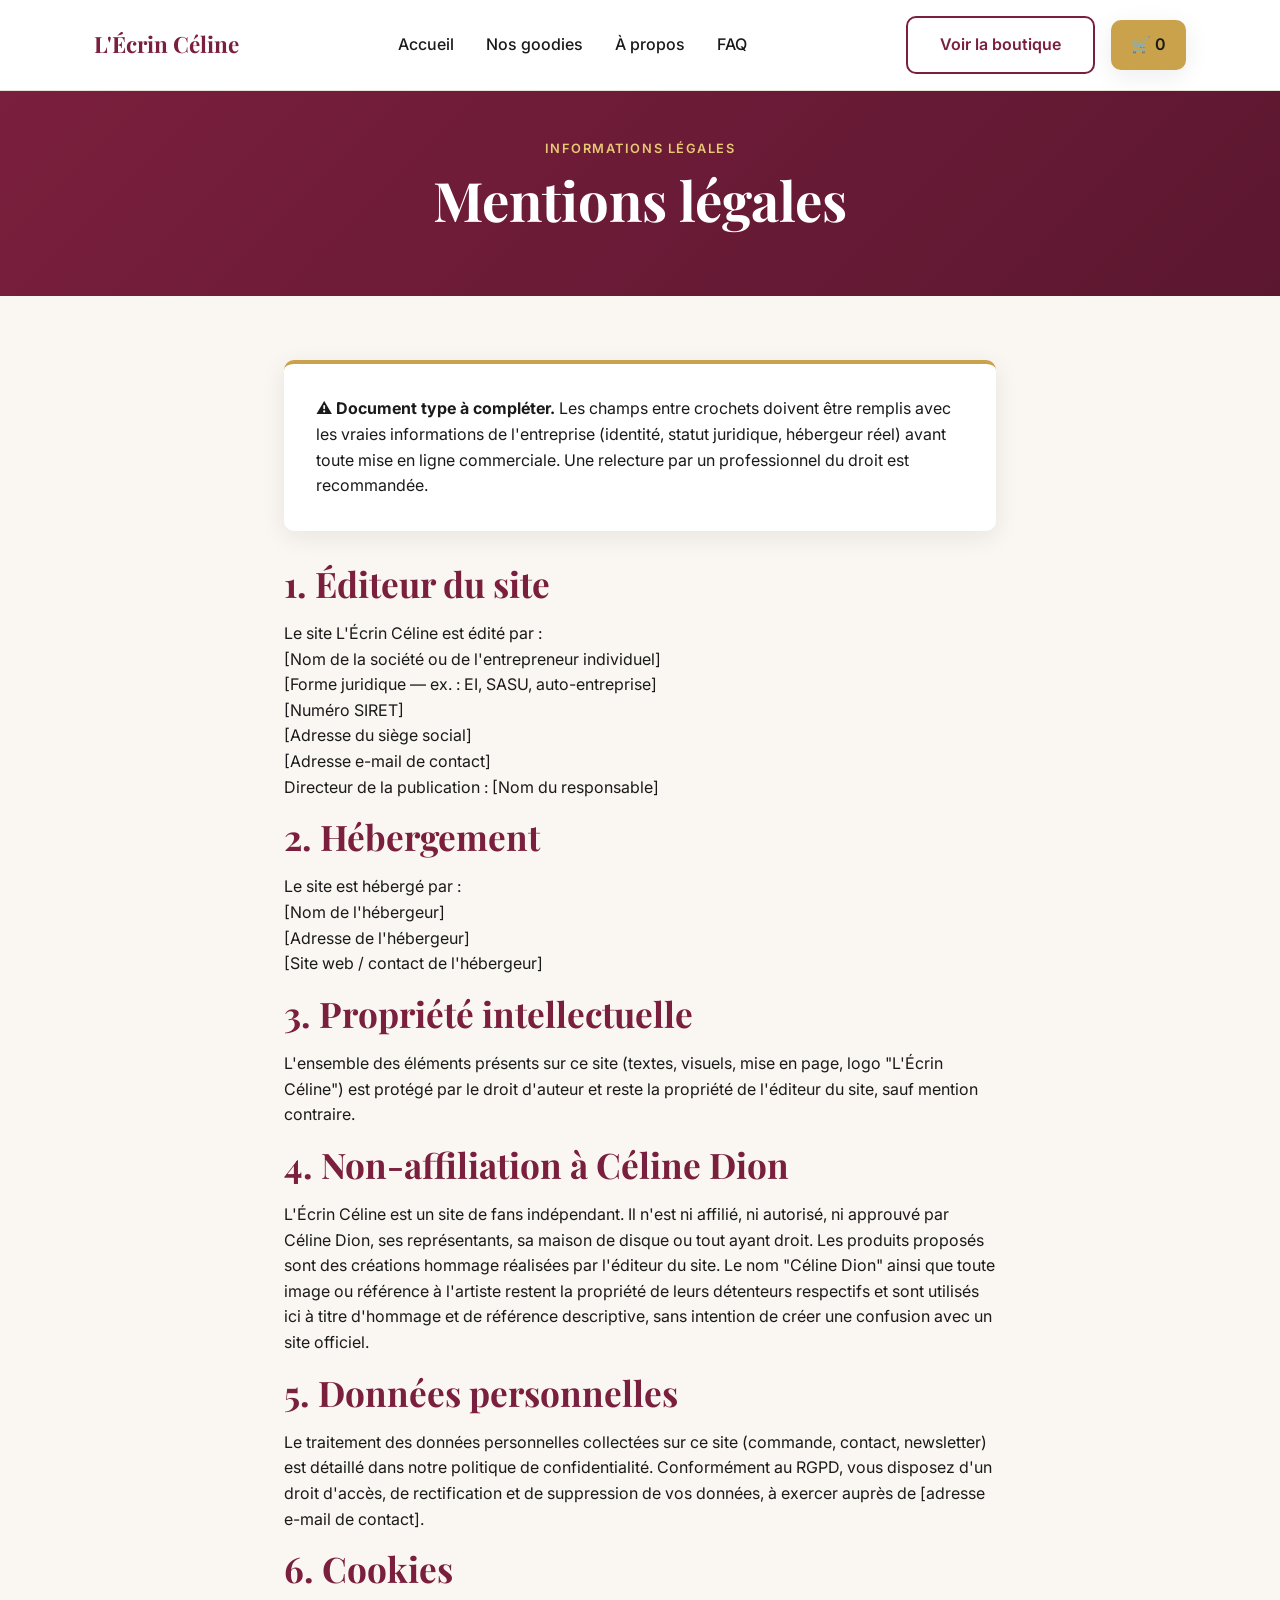
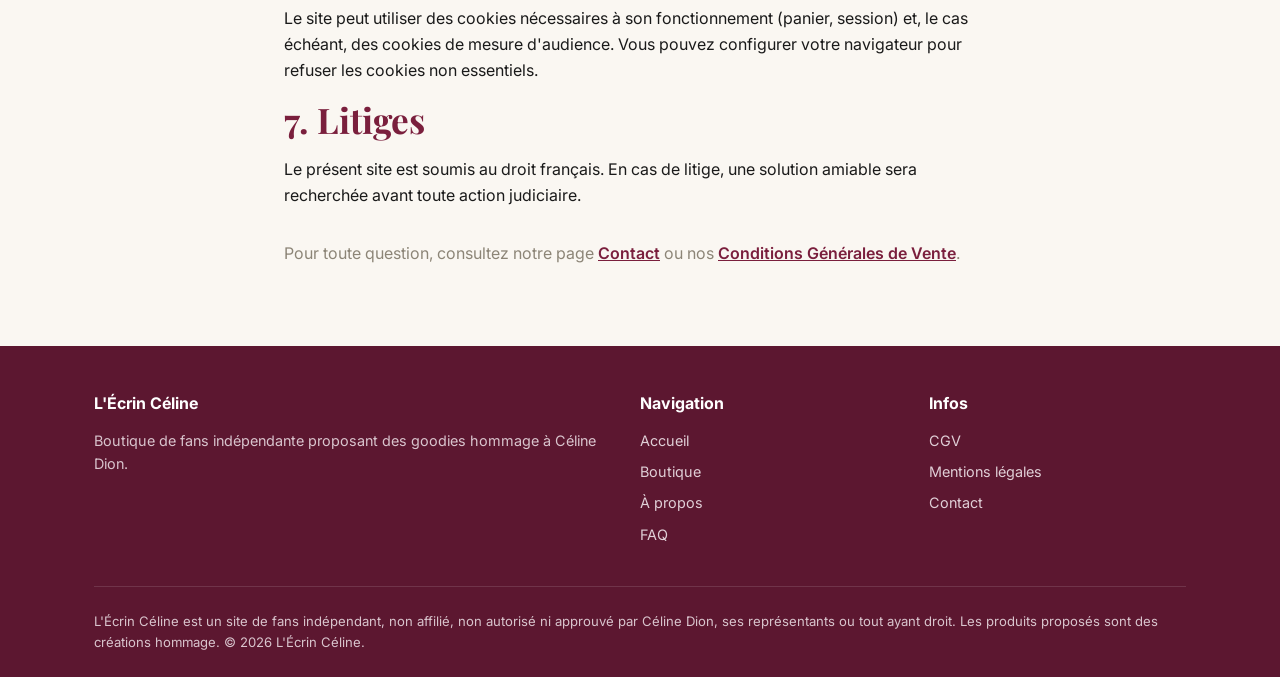
<file: mentions-legales.html>
<!DOCTYPE html>
<html lang="fr">
<head>
<meta charset="UTF-8">
<meta name="viewport" content="width=device-width, initial-scale=1.0">
<title>Mentions légales | L'Écrin Céline</title>
<meta name="description" content="Mentions légales de L'Écrin Céline : éditeur, hébergeur, propriété intellectuelle et non-affiliation.">
<link rel="preconnect" href="https://fonts.googleapis.com">
<link href="https://fonts.googleapis.com/css2?family=Playfair+Display:wght@700;800&family=Inter:wght@400;500;600;700&display=swap" rel="stylesheet">
<link rel="stylesheet" href="styles.css">
</head>
<body>

<header class="site-header">
  <nav class="nav">
    <a href="index.html" class="logo">L'Écrin Céline</a>
    <ul class="nav-links">
      <li><a href="index.html">Accueil</a></li>
      <li><a href="services.html">Nos goodies</a></li>
      <li><a href="about.html">À propos</a></li>
      <li><a href="index.html#faq">FAQ</a></li>
    </ul>
    <div class="nav-cta">
      <a href="services.html" class="btn btn-secondary">Voir la boutique</a>
      <a href="#" class="btn btn-primary snipcart-checkout" aria-label="Voir le panier" style="padding:10px 18px;">🛒 <span class="snipcart-items-count">0</span></a>
    </div>
    <button class="nav-toggle" aria-label="Menu">☰</button>
  </nav>
</header>

<section class="hero" style="padding: var(--space-5) 0;">
  <div class="container" style="grid-template-columns: 1fr;">
    <div class="text-center" style="margin:0 auto;">
      <span class="eyebrow" style="color:#E8C874;">Informations légales</span>
      <h1>Mentions légales</h1>
    </div>
  </div>
</section>

<section>
  <div class="container" style="max-width: 760px;">

    <div class="card" style="border-top-color:#C9A24B; margin-bottom: var(--space-4);">
      <p style="margin:0;"><strong>⚠️ Document type à compléter.</strong> Les champs entre crochets doivent être remplis avec les vraies informations de l'entreprise (identité, statut juridique, hébergeur réel) avant toute mise en ligne commerciale. Une relecture par un professionnel du droit est recommandée.</p>
    </div>

    <h2 style="text-align:left;">1. Éditeur du site</h2>
    <p>
      Le site L'Écrin Céline est édité par :<br>
      [Nom de la société ou de l'entrepreneur individuel]<br>
      [Forme juridique — ex. : EI, SASU, auto-entreprise]<br>
      [Numéro SIRET]<br>
      [Adresse du siège social]<br>
      [Adresse e-mail de contact]<br>
      Directeur de la publication : [Nom du responsable]
    </p>

    <h2 style="text-align:left;">2. Hébergement</h2>
    <p>
      Le site est hébergé par :<br>
      [Nom de l'hébergeur]<br>
      [Adresse de l'hébergeur]<br>
      [Site web / contact de l'hébergeur]
    </p>

    <h2 style="text-align:left;">3. Propriété intellectuelle</h2>
    <p>L'ensemble des éléments présents sur ce site (textes, visuels, mise en page, logo "L'Écrin Céline") est protégé par le droit d'auteur et reste la propriété de l'éditeur du site, sauf mention contraire.</p>

    <h2 style="text-align:left;">4. Non-affiliation à Céline Dion</h2>
    <p>L'Écrin Céline est un site de fans indépendant. Il n'est ni affilié, ni autorisé, ni approuvé par Céline Dion, ses représentants, sa maison de disque ou tout ayant droit. Les produits proposés sont des créations hommage réalisées par l'éditeur du site. Le nom "Céline Dion" ainsi que toute image ou référence à l'artiste restent la propriété de leurs détenteurs respectifs et sont utilisés ici à titre d'hommage et de référence descriptive, sans intention de créer une confusion avec un site officiel.</p>

    <h2 style="text-align:left;">5. Données personnelles</h2>
    <p>Le traitement des données personnelles collectées sur ce site (commande, contact, newsletter) est détaillé dans notre politique de confidentialité. Conformément au RGPD, vous disposez d'un droit d'accès, de rectification et de suppression de vos données, à exercer auprès de [adresse e-mail de contact].</p>

    <h2 style="text-align:left;">6. Cookies</h2>
    <p>Le site peut utiliser des cookies nécessaires à son fonctionnement (panier, session) et, le cas échéant, des cookies de mesure d'audience. Vous pouvez configurer votre navigateur pour refuser les cookies non essentiels.</p>

    <h2 style="text-align:left;">7. Litiges</h2>
    <p>Le présent site est soumis au droit français. En cas de litige, une solution amiable sera recherchée avant toute action judiciaire.</p>

    <p style="margin-top: var(--space-4); color: var(--color-taupe);">Pour toute question, consultez notre page <a href="contact.html" style="color:var(--color-bordeaux); font-weight:600;">Contact</a> ou nos <a href="cgv.html" style="color:var(--color-bordeaux); font-weight:600;">Conditions Générales de Vente</a>.</p>
  </div>
</section>

<footer class="site-footer">
  <div class="container">
    <div class="footer-grid">
      <div>
        <h3>L'Écrin Céline</h3>
        <p style="opacity:.85;">Boutique de fans indépendante proposant des goodies hommage à Céline Dion.</p>
      </div>
      <div>
        <h3>Navigation</h3>
        <ul>
          <li><a href="index.html">Accueil</a></li>
          <li><a href="services.html">Boutique</a></li>
          <li><a href="about.html">À propos</a></li>
          <li><a href="index.html#faq">FAQ</a></li>
        </ul>
      </div>
      <div>
        <h3>Infos</h3>
        <ul>
          <li><a href="cgv.html">CGV</a></li>
          <li><a href="mentions-legales.html">Mentions légales</a></li>
          <li><a href="contact.html">Contact</a></li>
        </ul>
      </div>
    </div>
    <div class="footer-disclaimer">
      L'Écrin Céline est un site de fans indépendant, non affilié, non autorisé ni approuvé par Céline Dion, ses représentants ou tout ayant droit. Les produits proposés sont des créations hommage. © 2026 L'Écrin Céline.
    </div>
  </div>
</footer>

<!-- Panier Snipcart : voir GO-LIVE.md pour la configuration (clé API à remplacer). -->
<link rel="preconnect" href="https://app.snipcart.com">
<link rel="preconnect" href="https://cdn.snipcart.com">
<link rel="stylesheet" href="https://cdn.snipcart.com/themes/v3.7.1/default/snipcart.css">
<div hidden id="snipcart" data-api-key="VOTRE_CLE_API_PUBLIQUE_SNIPCART" data-config-modal-style="side"></div>
<script src="https://cdn.snipcart.com/themes/v3.7.1/default/snipcart.js" defer type="text/javascript"></script>

</body>
</html>
</file>
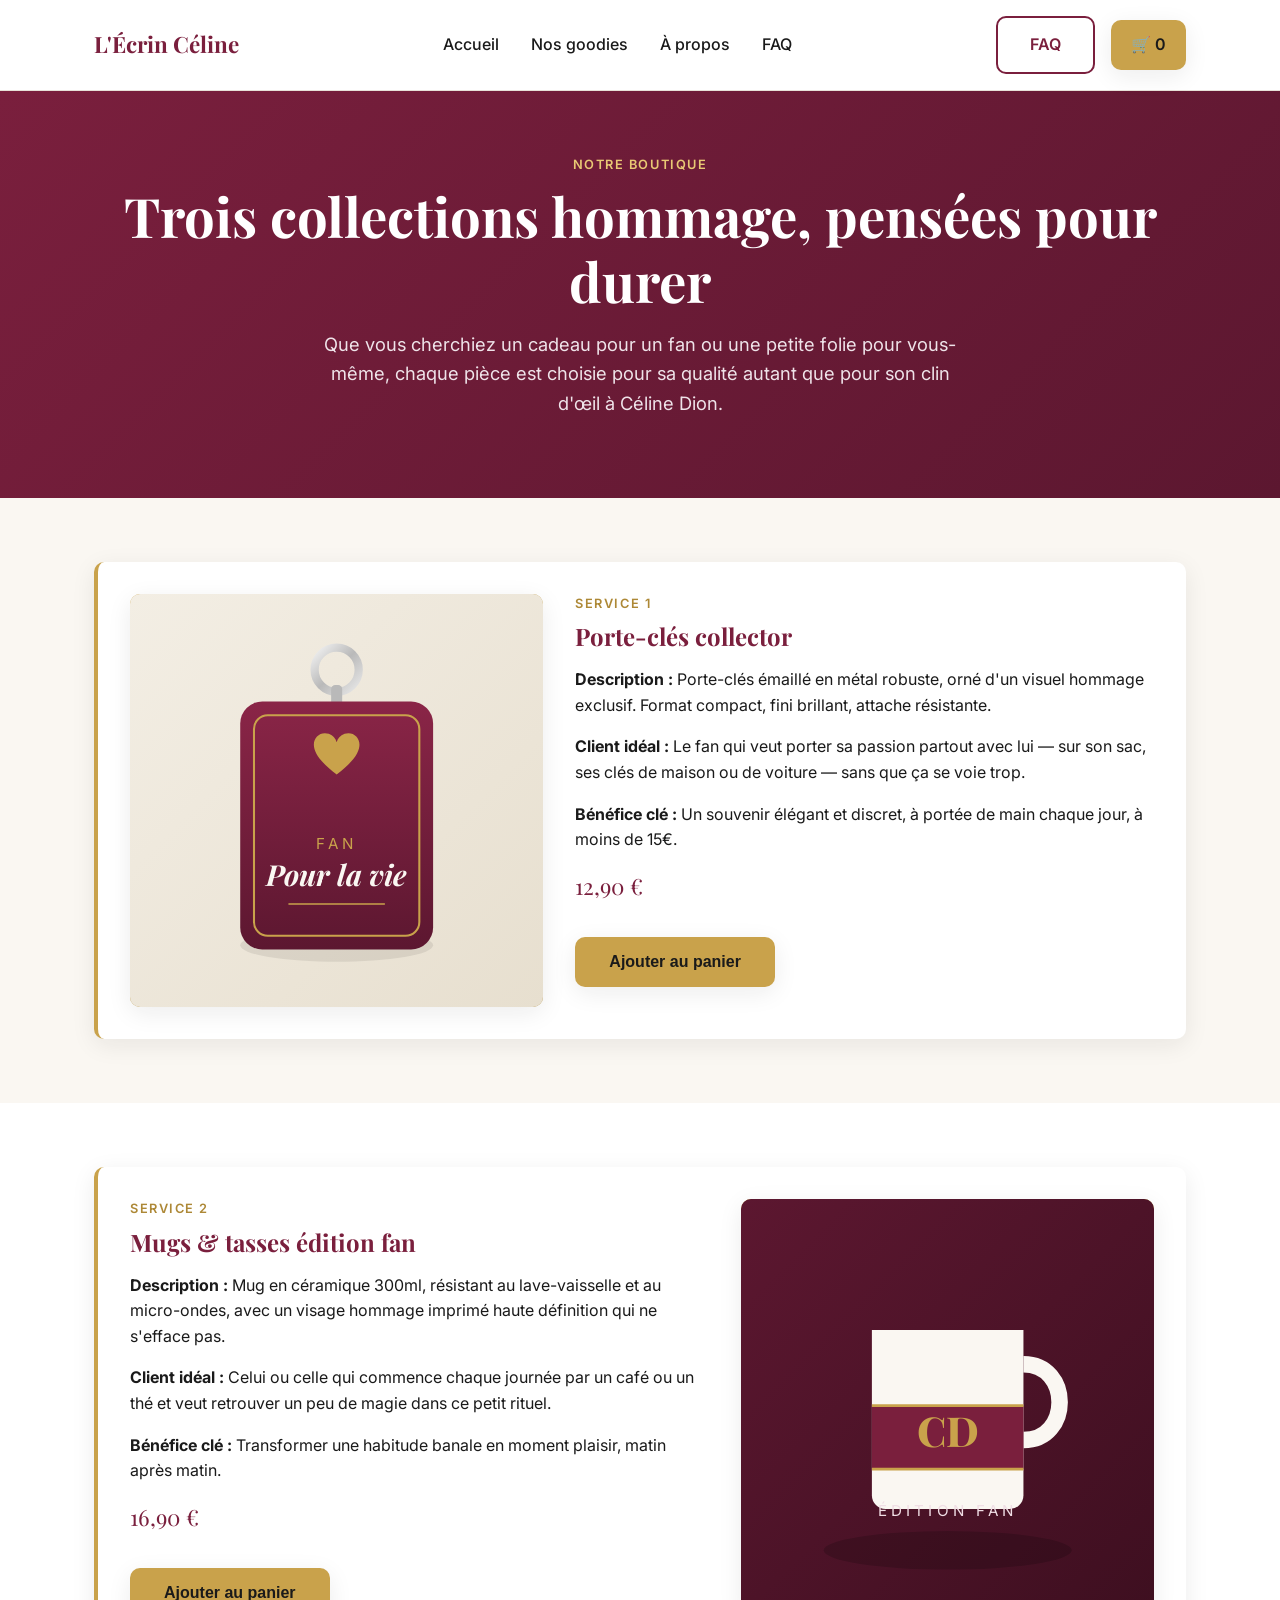
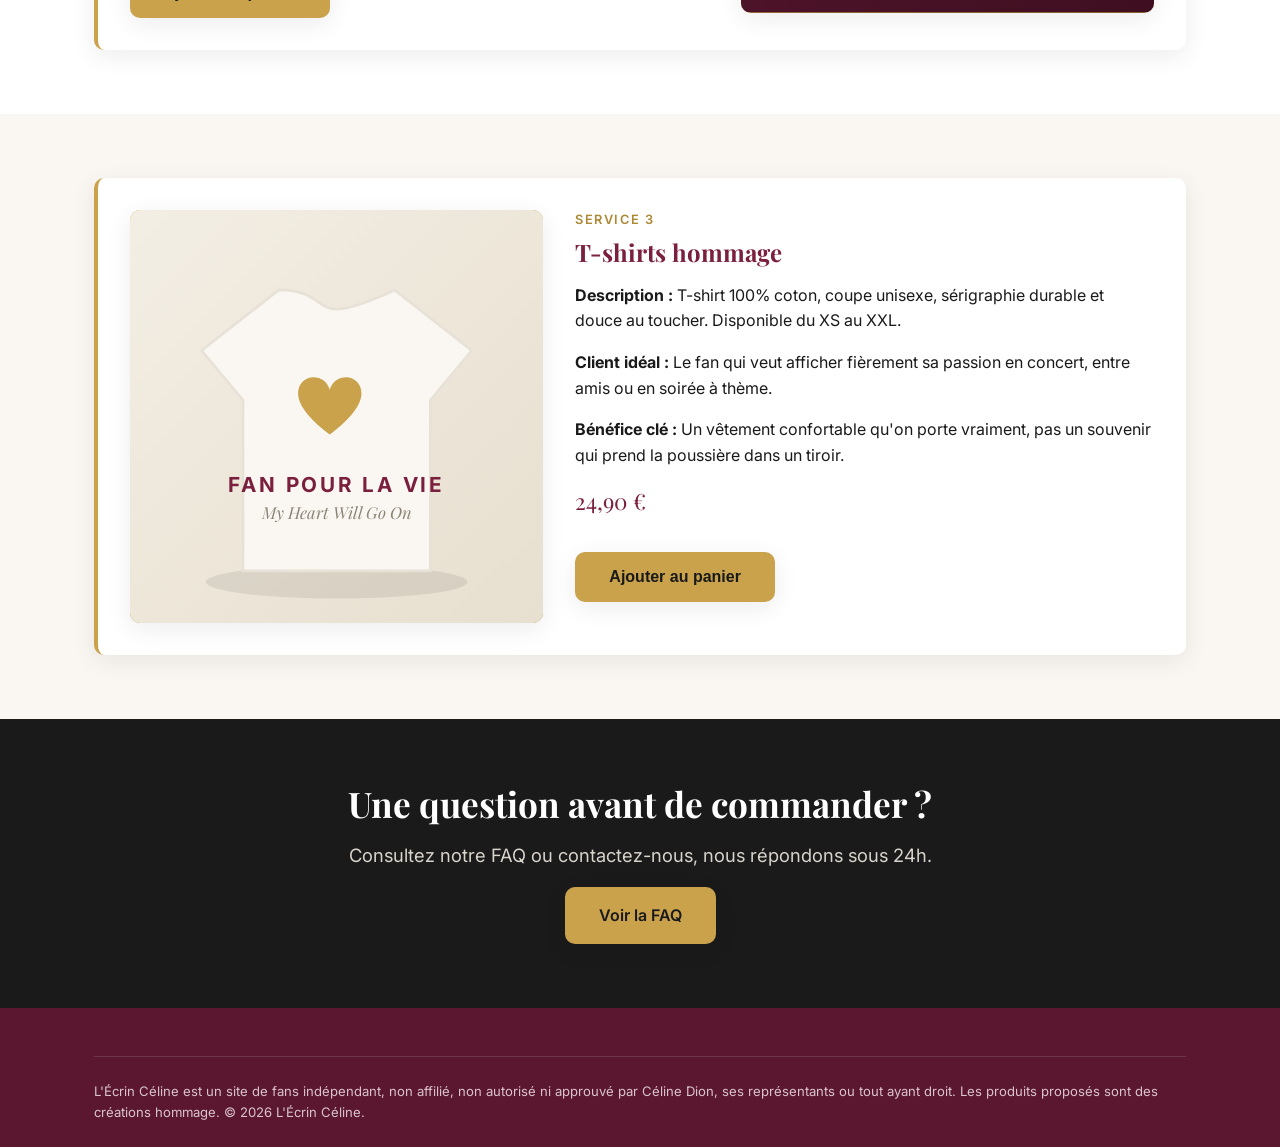
<file: services.html>
<!DOCTYPE html>
<html lang="fr">
<head>
<meta charset="UTF-8">
<meta name="viewport" content="width=device-width, initial-scale=1.0">
<title>Boutique goodies Céline Dion : porte-clés, mugs, t-shirts</title>
<meta name="description" content="Découvrez nos porte-clés, mugs et t-shirts hommage à Céline Dion. Le cadeau parfait pour tout fan, livré rapidement et garanti satisfait ou remboursé.">
<link rel="preconnect" href="https://fonts.googleapis.com">
<link href="https://fonts.googleapis.com/css2?family=Playfair+Display:wght@700;800&family=Inter:wght@400;500;600;700&display=swap" rel="stylesheet">
<link rel="stylesheet" href="styles.css">
</head>
<body>

<!-- Définitions graphiques partagées par les 3 visuels produits ci-dessous -->
<svg width="0" height="0" style="position:absolute" aria-hidden="true">
  <defs>
    <path id="cd-heart" d="M50,86 C18,62 4,42 4,26 C4,10 18,-1 34,4 C43,7 48,14 50,21 C52,14 57,7 66,4 C82,-1 96,10 96,26 C96,42 82,62 50,86 Z"/>
    <linearGradient id="bgMarble" x1="0" y1="0" x2="1" y2="1">
      <stop offset="0%" stop-color="#F3EEE4"/>
      <stop offset="100%" stop-color="#E7DFCF"/>
    </linearGradient>
    <linearGradient id="tagGrad" x1="0" y1="0" x2="0" y2="1">
      <stop offset="0%" stop-color="#8A2547"/>
      <stop offset="100%" stop-color="#5C1730"/>
    </linearGradient>
    <linearGradient id="ringGrad" x1="0" y1="0" x2="1" y2="1">
      <stop offset="0%" stop-color="#F2F2F2"/>
      <stop offset="50%" stop-color="#B9B9B9"/>
      <stop offset="100%" stop-color="#E8E8E8"/>
    </linearGradient>
    <linearGradient id="mugBg" x1="0" y1="0" x2="1" y2="1">
      <stop offset="0%" stop-color="#5C1730"/>
      <stop offset="100%" stop-color="#3E0F20"/>
    </linearGradient>
  </defs>
</svg>

<header class="site-header">
  <nav class="nav">
    <a href="index.html" class="logo">L'Écrin Céline</a>
    <ul class="nav-links">
      <li><a href="index.html">Accueil</a></li>
      <li><a href="services.html">Nos goodies</a></li>
      <li><a href="about.html">À propos</a></li>
      <li><a href="index.html#faq">FAQ</a></li>
    </ul>
    <div class="nav-cta">
      <a href="index.html#faq" class="btn btn-secondary">FAQ</a>
      <a href="#" class="btn btn-primary snipcart-checkout" aria-label="Voir le panier" style="padding:10px 18px;">🛒 <span class="snipcart-items-count">0</span></a>
    </div>
    <button class="nav-toggle" aria-label="Menu">☰</button>
  </nav>
</header>

<section class="hero" style="padding: var(--space-6) 0;">
  <div class="container" style="grid-template-columns: 1fr;">
    <div class="text-center" style="margin: 0 auto;">
      <span class="eyebrow" style="color:#E8C874;">Notre boutique</span>
      <h1>Trois collections hommage, pensées pour durer</h1>
      <p class="lead text-center">Que vous cherchiez un cadeau pour un fan ou une petite folie pour vous-même, chaque pièce est choisie pour sa qualité autant que pour son clin d'œil à Céline Dion.</p>
    </div>
  </div>
</section>

<section id="porte-cles">
  <div class="container">
    <div class="card" style="display:grid; grid-template-columns: 1fr 1.4fr; gap: var(--space-4); border-top:none; border-left:4px solid var(--color-or);">
      <div class="hero-image" style="aspect-ratio:1/1; padding:0; overflow:hidden;">
        <svg viewBox="0 0 300 300" role="img" aria-label="Porte-clés bordeaux et or gravé « Fan pour la vie »" style="width:100%; height:100%;">
          <rect width="300" height="300" fill="url(#bgMarble)"/>
          <ellipse cx="150" cy="255" rx="70" ry="12" fill="#000000" opacity="0.08"/>
          <circle cx="150" cy="55" r="16" fill="none" stroke="url(#ringGrad)" stroke-width="6"/>
          <rect x="146" y="66" width="8" height="18" rx="3" fill="#B9B9B9"/>
          <rect x="80" y="78" width="140" height="180" rx="16" fill="url(#tagGrad)"/>
          <rect x="90" y="88" width="120" height="160" rx="10" fill="none" stroke="#C9A24B" stroke-width="1.5"/>
          <use href="#cd-heart" transform="translate(132,100) scale(0.36)" fill="#C9A24B"/>
          <text x="150" y="185" text-anchor="middle" font-family="Inter, sans-serif" font-size="11" letter-spacing="3" fill="#C9A24B">FAN</text>
          <text x="150" y="212" text-anchor="middle" font-family="'Playfair Display', serif" font-style="italic" font-weight="700" font-size="21" fill="#FAF7F2">Pour la vie</text>
          <line x1="115" y1="225" x2="185" y2="225" stroke="#C9A24B" stroke-width="1"/>
        </svg>
      </div>
      <div>
        <span class="eyebrow">Service 1</span>
        <h3 style="font-size:1.5rem; color:var(--color-bordeaux);">Porte-clés collector</h3>
        <p><strong>Description :</strong> Porte-clés émaillé en métal robuste, orné d'un visuel hommage exclusif. Format compact, fini brillant, attache résistante.</p>
        <p><strong>Client idéal :</strong> Le fan qui veut porter sa passion partout avec lui — sur son sac, ses clés de maison ou de voiture — sans que ça se voie trop.</p>
        <p><strong>Bénéfice clé :</strong> Un souvenir élégant et discret, à portée de main chaque jour, à moins de 15€.</p>
        <p style="font-family: var(--font-titres); font-size:1.4rem; color:var(--color-bordeaux); margin-bottom: var(--space-2);">12,90 €</p>
        <button
          class="snipcart-add-item btn btn-primary"
          data-item-id="porte-cles-collector"
          data-item-name="Porte-clés collector"
          data-item-price="12.90"
          data-item-url="/services.html"
          data-item-image="images/porte-cles.jpg"
          data-item-description="Porte-clés émaillé en métal, visuel hommage exclusif.">
          Ajouter au panier
        </button>
      </div>
    </div>
  </div>
</section>

<section id="mugs" style="background:var(--color-blanc);">
  <div class="container">
    <div class="card" style="display:grid; grid-template-columns: 1.4fr 1fr; gap: var(--space-4); border-top:none; border-left:4px solid var(--color-or);">
      <div>
        <span class="eyebrow">Service 2</span>
        <h3 style="font-size:1.5rem; color:var(--color-bordeaux);">Mugs & tasses édition fan</h3>
        <p><strong>Description :</strong> Mug en céramique 300ml, résistant au lave-vaisselle et au micro-ondes, avec un visage hommage imprimé haute définition qui ne s'efface pas.</p>
        <p><strong>Client idéal :</strong> Celui ou celle qui commence chaque journée par un café ou un thé et veut retrouver un peu de magie dans ce petit rituel.</p>
        <p><strong>Bénéfice clé :</strong> Transformer une habitude banale en moment plaisir, matin après matin.</p>
        <p style="font-family: var(--font-titres); font-size:1.4rem; color:var(--color-bordeaux); margin-bottom: var(--space-2);">16,90 €</p>
        <button
          class="snipcart-add-item btn btn-primary"
          data-item-id="mug-edition-fan"
          data-item-name="Mug édition fan"
          data-item-price="16.90"
          data-item-url="/services.html"
          data-item-image="images/mug.jpg"
          data-item-description="Mug céramique 300ml, visuel hommage imprimé haute définition.">
          Ajouter au panier
        </button>
      </div>
      <div class="hero-image" style="aspect-ratio:1/1; padding:0; overflow:hidden;">
        <svg viewBox="0 0 300 300" role="img" aria-label="Mug crème avec bandeau bordeaux et monogramme CD doré" style="width:100%; height:100%;">
          <rect width="300" height="300" fill="url(#mugBg)"/>
          <ellipse cx="150" cy="255" rx="90" ry="14" fill="#000000" opacity="0.18"/>
          <path d="M95,95 h110 v120 a10,10 0 0 1 -10,10 h-90 a10,10 0 0 1 -10,-10 Z" fill="#FAF7F2"/>
          <path d="M205,120 c35,0 35,55 0,55" fill="none" stroke="#FAF7F2" stroke-width="12"/>
          <rect x="95" y="150" width="110" height="46" fill="#7A1F3D"/>
          <line x1="95" y1="150" x2="205" y2="150" stroke="#C9A24B" stroke-width="2"/>
          <line x1="95" y1="196" x2="205" y2="196" stroke="#C9A24B" stroke-width="2"/>
          <text x="150" y="180" text-anchor="middle" font-family="'Playfair Display', serif" font-weight="800" font-size="30" fill="#C9A24B">CD</text>
          <text x="150" y="230" text-anchor="middle" font-family="Inter, sans-serif" font-size="11" letter-spacing="3" fill="#F0DEE5">ÉDITION FAN</text>
        </svg>
      </div>
    </div>
  </div>
</section>

<section id="tshirts">
  <div class="container">
    <div class="card" style="display:grid; grid-template-columns: 1fr 1.4fr; gap: var(--space-4); border-top:none; border-left:4px solid var(--color-or);">
      <div class="hero-image" style="aspect-ratio:1/1; padding:0; overflow:hidden;">
        <svg viewBox="0 0 300 300" role="img" aria-label="T-shirt crème avec cœur doré et texte « Fan pour la vie »" style="width:100%; height:100%;">
          <rect width="300" height="300" fill="url(#bgMarble)"/>
          <ellipse cx="150" cy="270" rx="95" ry="12" fill="#000000" opacity="0.08"/>
          <path d="M150,72 C136,72 136,58 108,58 L52,102 L82,138 L82,262 L218,262 L218,138 L248,102 L192,58 C192,58 164,72 150,72 Z"
                fill="#FAF7F2" stroke="#E7E1D8" stroke-width="2"/>
          <use href="#cd-heart" transform="translate(120,120) scale(0.5)" fill="#C9A24B"/>
          <text x="150" y="205" text-anchor="middle" font-family="Inter, sans-serif" font-weight="700" font-size="15" letter-spacing="2" fill="#7A1F3D">FAN POUR LA VIE</text>
          <text x="150" y="224" text-anchor="middle" font-family="'Playfair Display', serif" font-style="italic" font-size="12" fill="#8C8577">My Heart Will Go On</text>
        </svg>
      </div>
      <div>
        <span class="eyebrow">Service 3</span>
        <h3 style="font-size:1.5rem; color:var(--color-bordeaux);">T-shirts hommage</h3>
        <p><strong>Description :</strong> T-shirt 100% coton, coupe unisexe, sérigraphie durable et douce au toucher. Disponible du XS au XXL.</p>
        <p><strong>Client idéal :</strong> Le fan qui veut afficher fièrement sa passion en concert, entre amis ou en soirée à thème.</p>
        <p><strong>Bénéfice clé :</strong> Un vêtement confortable qu'on porte vraiment, pas un souvenir qui prend la poussière dans un tiroir.</p>
        <p style="font-family: var(--font-titres); font-size:1.4rem; color:var(--color-bordeaux); margin-bottom: var(--space-2);">24,90 €</p>
        <button
          class="snipcart-add-item btn btn-primary"
          data-item-id="tshirt-hommage"
          data-item-name="T-shirt hommage"
          data-item-price="24.90"
          data-item-url="/services.html"
          data-item-image="images/tshirt.jpg"
          data-item-description="T-shirt 100% coton, coupe unisexe, sérigraphie durable."
          data-item-custom1-name="Taille"
          data-item-custom1-options="XS|S|M|L|XL|XXL"
          data-item-custom1-required="true">
          Ajouter au panier
        </button>
      </div>
    </div>
  </div>
</section>

<section class="cta-final">
  <div class="container">
    <h2>Une question avant de commander ?</h2>
    <p class="lead text-center">Consultez notre FAQ ou contactez-nous, nous répondons sous 24h.</p>
    <a href="index.html#faq" class="btn btn-primary">Voir la FAQ</a>
  </div>
</section>

<footer class="site-footer">
  <div class="container">
    <div class="footer-disclaimer">
      L'Écrin Céline est un site de fans indépendant, non affilié, non autorisé ni approuvé par Céline Dion, ses représentants ou tout ayant droit. Les produits proposés sont des créations hommage. © 2026 L'Écrin Céline.
    </div>
  </div>
</footer>

<!--
  PANIER / PAIEMENT — Snipcart
  1) Crée un compte gratuit sur snipcart.com, active un mode de paiement (Stripe et/ou PayPal) dans son tableau de bord.
  2) Remplace VOTRE_CLE_API_PUBLIQUE_SNIPCART ci-dessous par ta clé publique (Account > API Keys).
  3) Passe la clé en mode "Live" quand tu es prêt à encaisser de vrais paiements (elle est en mode Test par défaut).
  Voir GO-LIVE.md à la racine du projet pour la checklist complète de mise en ligne.
-->
<link rel="preconnect" href="https://app.snipcart.com">
<link rel="preconnect" href="https://cdn.snipcart.com">
<link rel="stylesheet" href="https://cdn.snipcart.com/themes/v3.7.1/default/snipcart.css">
<div hidden id="snipcart" data-api-key="VOTRE_CLE_API_PUBLIQUE_SNIPCART" data-config-modal-style="side"></div>
<script src="https://cdn.snipcart.com/themes/v3.7.1/default/snipcart.js" defer type="text/javascript"></script>

</body>
</html>
</file>
<file: styles.css>
/* =========================================================
   L'Écrin Céline — Système de style
   Boutique hommage non officielle — goodies fans Céline Dion
   ========================================================= */

:root {
  /* Palette primaire */
  --color-bordeaux: #7A1F3D;      /* couleur de marque principale : élégance, glamour */
  --color-bordeaux-dark: #5C1730; /* hover / accents foncés */
  --color-or: #C9A24B;            /* doré : luxe, appels à l'action */
  --color-or-dark: #AD8836;       /* hover doré */

  /* Palette secondaire */
  --color-noir: #1A1A1A;          /* texte principal */
  --color-blanc-casse: #FAF7F2;   /* fond principal, chaleureux */
  --color-blanc: #FFFFFF;
  --color-taupe: #8C8577;         /* texte secondaire, sous-titres */
  --color-taupe-clair: #E7E1D8;   /* bordures, séparateurs */

  /* Typographie */
  --font-titres: 'Playfair Display', Georgia, 'Times New Roman', serif;
  --font-corps: 'Inter', 'Helvetica Neue', Arial, sans-serif;

  /* Espacement (base 8px) */
  --space-1: 8px;
  --space-2: 16px;
  --space-3: 24px;
  --space-4: 32px;
  --space-5: 48px;
  --space-6: 64px;
  --space-7: 96px;

  --radius: 10px;
  --shadow-carte: 0 6px 24px rgba(26, 26, 26, 0.08);
}

* { box-sizing: border-box; }

html { scroll-behavior: smooth; }

body {
  margin: 0;
  font-family: var(--font-corps);
  color: var(--color-noir);
  background: var(--color-blanc-casse);
  line-height: 1.6;
  -webkit-font-smoothing: antialiased;
}

img { max-width: 100%; display: block; }

a { color: inherit; }

.container {
  width: 100%;
  max-width: 1140px;
  margin: 0 auto;
  padding: 0 var(--space-3);
}

h1, h2, h3 {
  font-family: var(--font-titres);
  font-weight: 700;
  line-height: 1.2;
  margin: 0 0 var(--space-2);
  color: var(--color-bordeaux);
}

h1 { font-size: clamp(2.1rem, 5vw, 3.4rem); }
h2 { font-size: clamp(1.6rem, 3.2vw, 2.2rem); text-align: center; }
h3 { font-size: 1.25rem; color: var(--color-noir); }

p { margin: 0 0 var(--space-2); }

.eyebrow {
  text-transform: uppercase;
  letter-spacing: 0.12em;
  font-size: 0.8rem;
  font-weight: 600;
  color: var(--color-or-dark);
  margin-bottom: var(--space-1);
  display: block;
}

.lead {
  font-size: 1.15rem;
  color: var(--color-taupe);
  max-width: 640px;
}

.text-center { text-align: center; margin-left: auto; margin-right: auto; }

/* Boutons */
.btn {
  display: inline-block;
  padding: 14px 32px;
  border-radius: var(--radius);
  font-weight: 600;
  font-size: 1rem;
  text-decoration: none;
  border: 2px solid transparent;
  cursor: pointer;
  transition: transform 0.15s ease, background 0.2s ease, box-shadow 0.2s ease;
}

.btn:hover { transform: translateY(-2px); }

.btn-primary {
  background: var(--color-or);
  color: var(--color-noir);
  box-shadow: var(--shadow-carte);
}
.btn-primary:hover { background: var(--color-or-dark); }

.btn-secondary {
  background: transparent;
  border-color: var(--color-bordeaux);
  color: var(--color-bordeaux);
}
.btn-secondary:hover { background: var(--color-bordeaux); color: var(--color-blanc); }

.btn-outline-light {
  background: transparent;
  border-color: var(--color-blanc);
  color: var(--color-blanc);
}
.btn-outline-light:hover { background: var(--color-blanc); color: var(--color-bordeaux); }

/* Header / Navigation */
.site-header {
  background: var(--color-blanc);
  border-bottom: 1px solid var(--color-taupe-clair);
  position: sticky;
  top: 0;
  z-index: 50;
}
.nav {
  display: flex;
  align-items: center;
  justify-content: space-between;
  padding: var(--space-2) var(--space-3);
  max-width: 1140px;
  margin: 0 auto;
}
.logo {
  font-family: var(--font-titres);
  font-size: 1.4rem;
  font-weight: 700;
  color: var(--color-bordeaux);
  text-decoration: none;
}
.nav-links {
  list-style: none;
  display: flex;
  gap: var(--space-4);
  margin: 0;
  padding: 0;
}
.nav-links a {
  text-decoration: none;
  font-weight: 500;
  color: var(--color-noir);
}
.nav-links a:hover { color: var(--color-bordeaux); }
.nav-cta { display: flex; gap: var(--space-2); align-items: center; }
.nav-toggle { display: none; }

@media (max-width: 780px) {
  .nav-links { display: none; }
  .nav-toggle {
    display: inline-block;
    background: none;
    border: none;
    font-size: 1.6rem;
    color: var(--color-bordeaux);
  }
}

/* Hero */
.hero {
  background: linear-gradient(135deg, var(--color-bordeaux) 0%, var(--color-bordeaux-dark) 100%);
  color: var(--color-blanc);
  padding: var(--space-7) 0;
}
.hero .container {
  display: grid;
  grid-template-columns: 1.1fr 0.9fr;
  gap: var(--space-5);
  align-items: center;
}
.hero h1 { color: var(--color-blanc); }
.hero .lead { color: #EFE3E9; }
.hero-actions { display: flex; gap: var(--space-2); flex-wrap: wrap; margin-top: var(--space-3); }
.hero-image {
  border-radius: var(--radius);
  overflow: hidden;
  box-shadow: var(--shadow-carte);
  aspect-ratio: 4 / 5;
  background: linear-gradient(160deg, var(--color-or) 0%, var(--color-or-dark) 100%);
  display: flex;
  align-items: center;
  justify-content: center;
  color: rgba(26,26,26,0.55);
  font-family: var(--font-titres);
  font-size: 1.1rem;
  text-align: center;
  padding: var(--space-3);
}

@media (max-width: 860px) {
  .hero .container { grid-template-columns: 1fr; text-align: center; }
  .hero-actions { justify-content: center; }
  .hero .lead { margin-left: auto; margin-right: auto; }
}

/* Sections génériques */
section { padding: var(--space-6) 0; }
.section-intro { max-width: 680px; margin: 0 auto var(--space-5); text-align: center; }

/* Confiance */
.trust-bar {
  background: var(--color-blanc);
  padding: var(--space-4) 0;
  border-bottom: 1px solid var(--color-taupe-clair);
}
.trust-grid {
  display: grid;
  grid-template-columns: repeat(4, 1fr);
  gap: var(--space-3);
  text-align: center;
}
.trust-item { padding: var(--space-2); }
.trust-item strong {
  display: block;
  font-family: var(--font-titres);
  color: var(--color-bordeaux);
  font-size: 1.05rem;
  margin-bottom: 4px;
}
.trust-item span { color: var(--color-taupe); font-size: 0.92rem; }

@media (max-width: 780px) {
  .trust-grid { grid-template-columns: repeat(2, 1fr); }
}

/* Services / Produits */
.services-grid {
  display: grid;
  grid-template-columns: repeat(3, 1fr);
  gap: var(--space-3);
}
.card {
  background: var(--color-blanc);
  border-radius: var(--radius);
  padding: var(--space-4);
  box-shadow: var(--shadow-carte);
  border-top: 4px solid var(--color-or);
}
.card .card-icon {
  width: 52px; height: 52px;
  border-radius: 50%;
  background: var(--color-blanc-casse);
  color: var(--color-bordeaux);
  display: flex; align-items: center; justify-content: center;
  font-size: 1.4rem;
  margin-bottom: var(--space-2);
}
.card ul { padding-left: 1.1em; color: var(--color-taupe); }
.card .btn { margin-top: var(--space-2); }

@media (max-width: 900px) {
  .services-grid { grid-template-columns: 1fr; }
}

/* Preuve sociale */
.testimonials { background: var(--color-blanc); }
.testimonial-grid {
  display: grid;
  grid-template-columns: repeat(3, 1fr);
  gap: var(--space-3);
}
.testimonial {
  background: var(--color-blanc-casse);
  border-radius: var(--radius);
  padding: var(--space-3);
}
.testimonial .stars { color: var(--color-or-dark); margin-bottom: var(--space-1); }
.testimonial cite {
  display: block;
  margin-top: var(--space-2);
  font-style: normal;
  font-weight: 600;
  color: var(--color-bordeaux);
}

@media (max-width: 900px) {
  .testimonial-grid { grid-template-columns: 1fr; }
}

/* FAQ */
.faq-list { max-width: 760px; margin: 0 auto; }
.faq-item {
  background: var(--color-blanc);
  border: 1px solid var(--color-taupe-clair);
  border-radius: var(--radius);
  margin-bottom: var(--space-2);
  overflow: hidden;
}
.faq-item summary {
  cursor: pointer;
  padding: var(--space-2) var(--space-3);
  font-weight: 600;
  color: var(--color-bordeaux);
  list-style: none;
  display: flex;
  justify-content: space-between;
  align-items: center;
}
.faq-item summary::-webkit-details-marker { display: none; }
.faq-item summary::after { content: "+"; font-size: 1.3rem; color: var(--color-or-dark); }
.faq-item[open] summary::after { content: "−"; }
.faq-item p { padding: 0 var(--space-3) var(--space-3); color: var(--color-taupe); margin: 0; }

/* CTA final */
.cta-final {
  background: var(--color-noir);
  color: var(--color-blanc);
  text-align: center;
}
.cta-final h2 { color: var(--color-blanc); }
.cta-final .lead { color: #D9D4CC; margin-left: auto; margin-right: auto; }

/* Footer */
.site-footer {
  background: var(--color-bordeaux-dark);
  color: #EFE3E9;
  padding: var(--space-5) 0 var(--space-3);
  font-size: 0.9rem;
}
.footer-grid {
  display: grid;
  grid-template-columns: 2fr 1fr 1fr;
  gap: var(--space-4);
  margin-bottom: var(--space-4);
}
.footer-grid h3 { color: var(--color-blanc); font-family: var(--font-corps); font-size: 1rem; }
.footer-grid ul { list-style: none; padding: 0; margin: 0; }
.footer-grid li { margin-bottom: 8px; }
.footer-grid a { text-decoration: none; color: #EFE3E9; opacity: 0.9; }
.footer-grid a:hover { opacity: 1; text-decoration: underline; }
.footer-disclaimer {
  border-top: 1px solid rgba(255,255,255,0.15);
  padding-top: var(--space-3);
  opacity: 0.85;
  font-size: 0.82rem;
}

@media (max-width: 780px) {
  .footer-grid { grid-template-columns: 1fr; }
}
</file>
